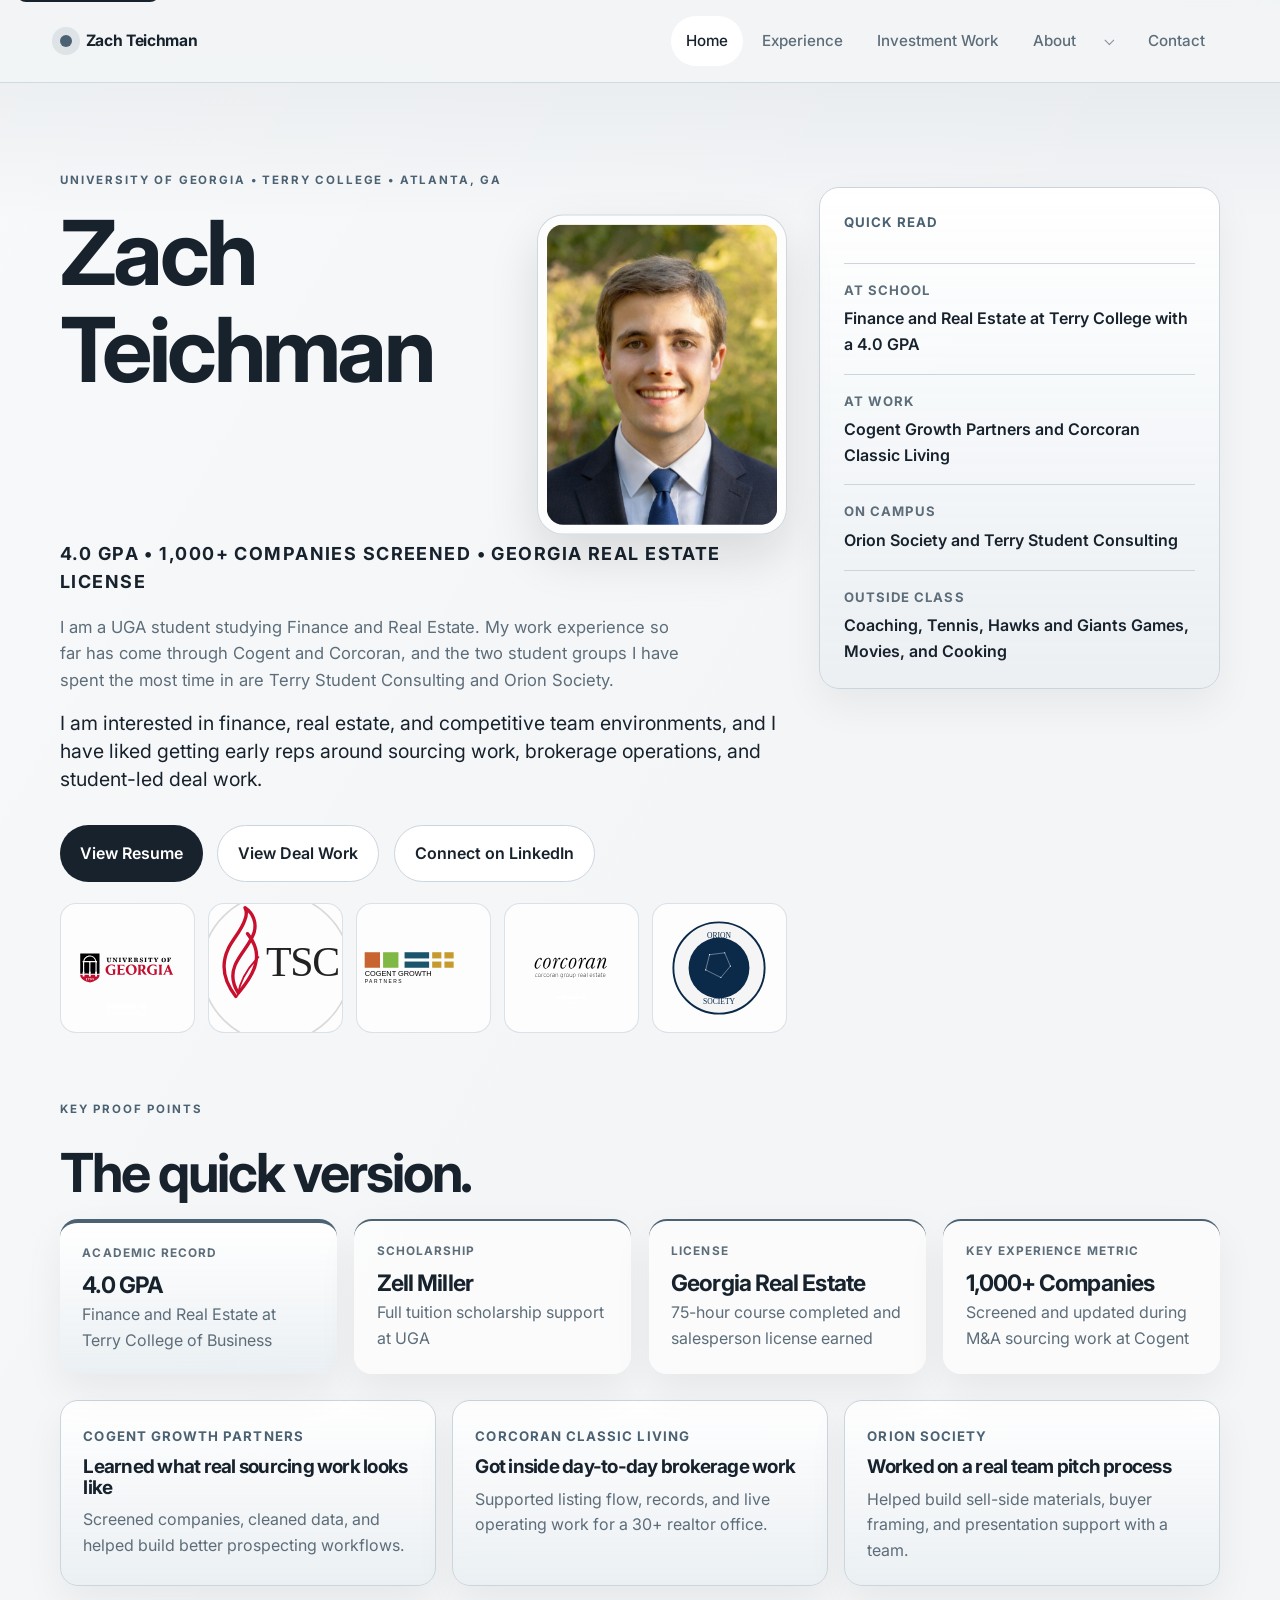
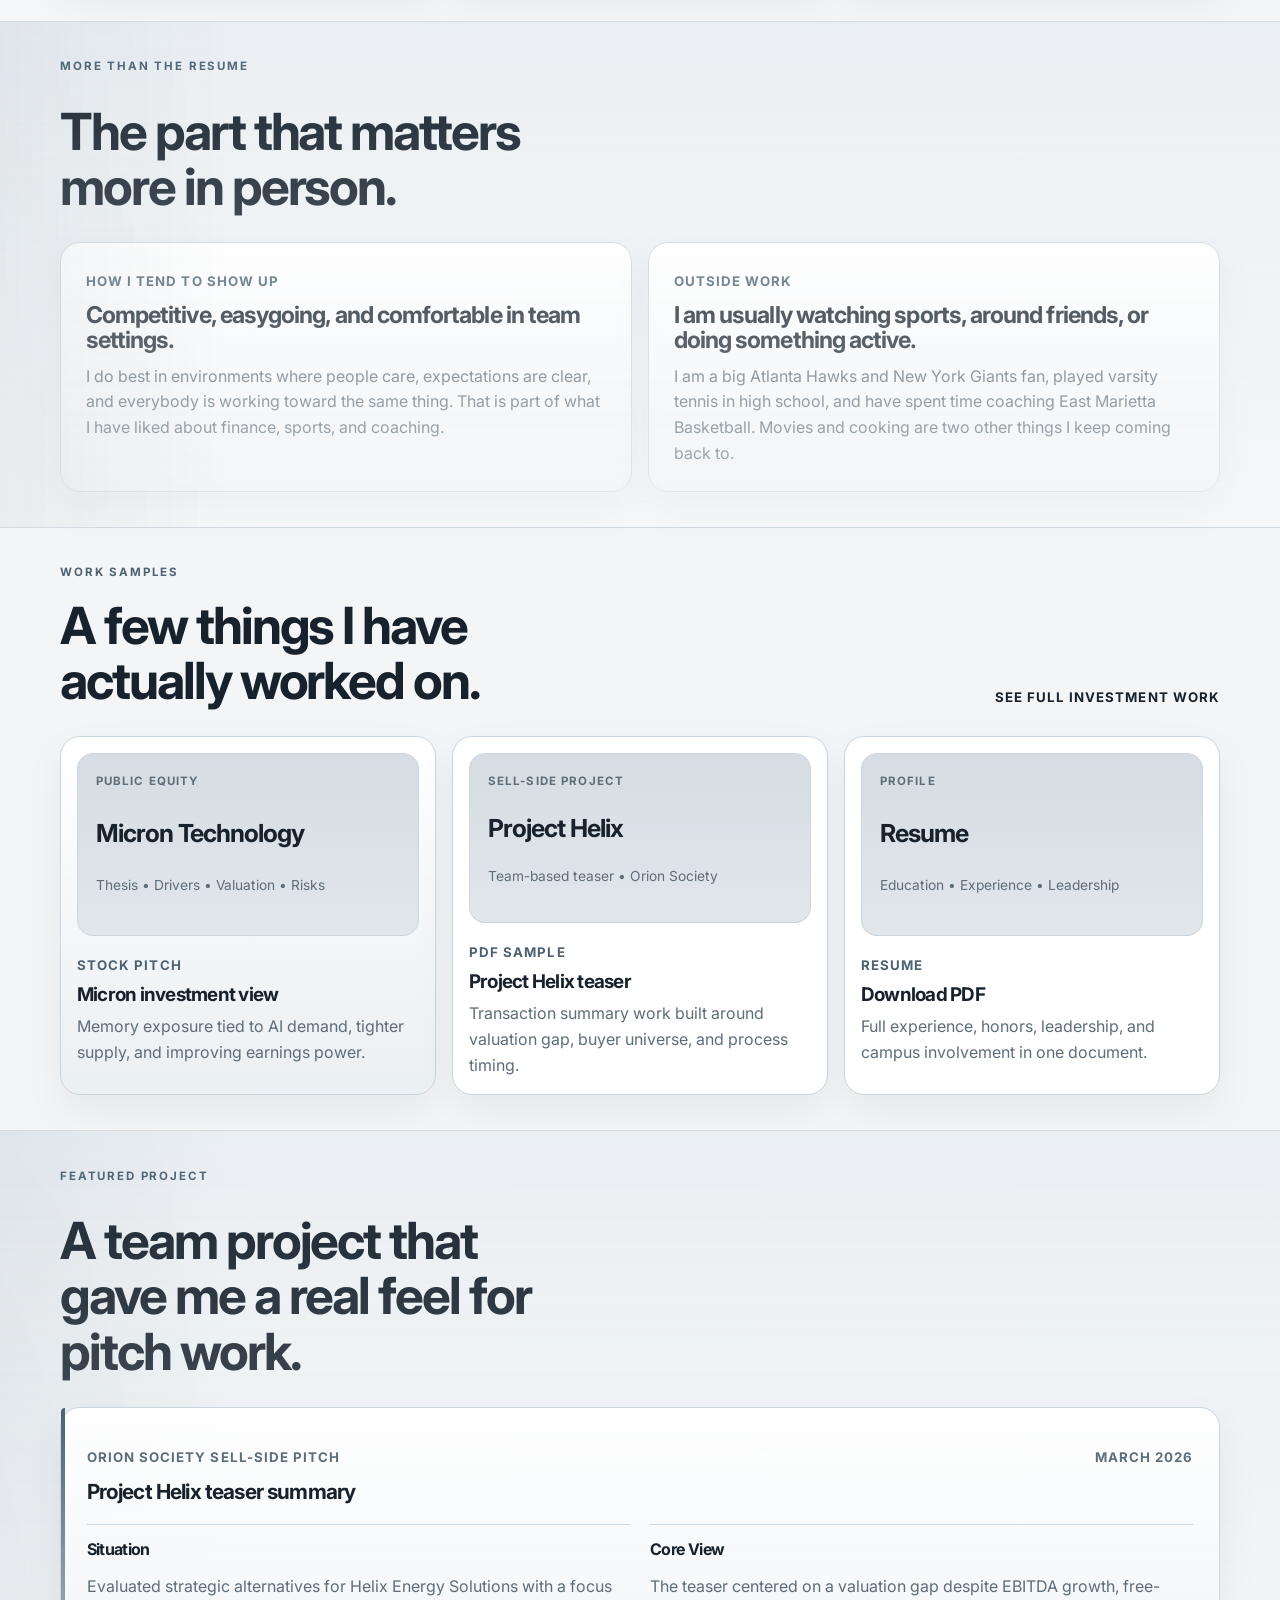
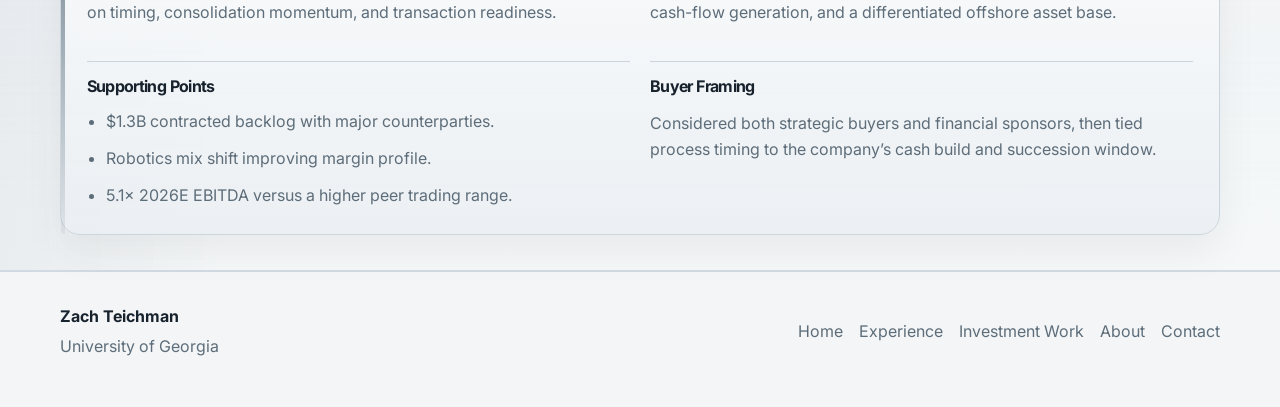
<file: index.html>
<!DOCTYPE html>
<html lang="en">
  <head>
    <meta charset="UTF-8" />
    <meta name="viewport" content="width=device-width, initial-scale=1.0" />
    <title>Zach Teichman</title>
    <meta
      name="description"
      content="Personal website for Zach Teichman, a University of Georgia student studying finance and real estate with experience across M&A sourcing, real estate, and student-led deal work."
    />
    <link rel="preconnect" href="https://fonts.googleapis.com" />
    <link rel="preconnect" href="https://fonts.gstatic.com" crossorigin />
    <link
      href="https://fonts.googleapis.com/css2?family=Inter:wght@400;500;600;700;800&display=swap"
      rel="stylesheet"
    />
    <link rel="stylesheet" href="styles.css" />
    <script defer src="script.js"></script>
  </head>
  <body data-page="home">
    <a class="skip-link" href="#main">Skip to content</a>
    <header class="site-header">
      <div class="container header-inner">
        <a class="brand" href="index.html" aria-label="Zach Teichman home">
          <span class="brand-mark"></span>
          <span class="brand-text">
            <strong>Zach Teichman</strong>
          </span>
        </a>
        <button
          class="nav-toggle"
          type="button"
          aria-expanded="false"
          aria-controls="site-nav"
          aria-label="Open navigation"
        >
          <span></span>
          <span></span>
        </button>
        <nav class="site-nav" id="site-nav" aria-label="Primary">
          <a href="index.html">Home</a>
          <a href="experience.html">Experience</a>
          <a href="investment-work.html">Investment Work</a>
          <div class="nav-group">
            <div class="nav-parent-row">
              <a href="about.html" class="nav-parent">About</a>
              <button class="nav-subtoggle" type="button" aria-expanded="false" aria-label="Open about pages"></button>
            </div>
            <div class="nav-dropdown" aria-label="About sections">
              <a href="sports.html">Sports</a>
              <a href="tennis.html">Tennis</a>
              <a href="coaching.html">Coaching</a>
              <a href="buffalo-chicken.html">Buffalo Chicken</a>
            </div>
          </div>
          <a href="contact.html">Contact</a>
        </nav>
      </div>
    </header>

    <main id="main">
      <section class="hero reveal-section">
        <div class="container hero-grid">
          <div class="hero-copy">
            <p class="eyebrow">University of Georgia • Terry College • Atlanta, GA</p>
            <div class="hero-name-row">
              <h1>Zach Teichman</h1>
              <img
                class="headshot-image hero-headshot"
                src="headshot.jpg"
                alt="Portrait of Zach Teichman"
              />
              <div class="headshot-placeholder hero-headshot-placeholder">
                Add your image as <strong>headshot.jpg</strong> in this folder.
              </div>
            </div>
            <p class="hero-title">4.0 GPA • 1,000+ Companies Screened • Georgia Real Estate License</p>
            <p class="hero-subtitle">
              I am a UGA student studying Finance and Real Estate. My work
              experience so far has come through Cogent and Corcoran, and the two
              student groups I have spent the most time in are Terry Student
              Consulting and Orion Society.
            </p>
            <p class="hero-value">
              I am interested in finance, real estate, and competitive team
              environments, and I have liked getting early reps around sourcing
              work, brokerage operations, and student-led deal work.
            </p>
            <div class="hero-actions">
              <a class="button button-primary" href="ZachTeichman_Resume.pdf" target="_blank" rel="noreferrer"
                >View Resume</a
              >
              <a class="button button-secondary" href="investment-work.html">View Deal Work</a>
              <a
                class="button button-secondary"
                href="https://www.linkedin.com/in/zachteichman/"
                target="_blank"
                rel="noreferrer"
                >Connect on LinkedIn</a
              >
            </div>
            <div class="logo-strip" aria-label="Organizations">
              <div class="logo-chip logo-chip-image">
                <img src="assets/logos/uga.svg" alt="University of Georgia logo" class="logo-image logo-image-uga" />
              </div>
              <div class="logo-chip logo-chip-image">
                <img src="assets/logos/terry-student-consulting.svg" alt="Terry Student Consulting logo" class="logo-image logo-image-tsc" />
              </div>
              <div class="logo-chip logo-chip-image">
                <img src="assets/logos/cogent-growth-partners.svg" alt="Cogent Growth Partners logo" class="logo-image logo-image-cogent" />
              </div>
              <div class="logo-chip logo-chip-image">
                <img src="assets/logos/corcoran.svg" alt="Corcoran logo" class="logo-image logo-image-corcoran" />
              </div>
              <div class="logo-chip logo-chip-image">
                <img src="assets/logos/orion-society.svg" alt="Orion Society logo" class="logo-image logo-image-orion" />
              </div>
            </div>
          </div>
          <aside class="hero-panel">
            <div class="snapshot-shell">
              <div class="panel-label">Quick Read</div>
              <dl class="metric-list">
                <div>
                  <dt>At School</dt>
                  <dd>Finance and Real Estate at Terry College with a 4.0 GPA</dd>
                </div>
                <div>
                  <dt>At Work</dt>
                  <dd>Cogent Growth Partners and Corcoran Classic Living</dd>
                </div>
                <div>
                  <dt>On Campus</dt>
                  <dd>Orion Society and Terry Student Consulting</dd>
                </div>
                <div>
                  <dt>Outside Class</dt>
                  <dd>Coaching, Tennis, Hawks and Giants Games, Movies, and Cooking</dd>
                </div>
              </dl>
            </div>
          </aside>
        </div>
      </section>

      <section class="section reveal-section">
        <div class="container">
          <div class="proof-headline">
            <p class="eyebrow">Key Proof Points</p>
            <h2>The quick version.</h2>
          </div>
          <div class="proof-strip proof-strip-prominent">
            <div class="proof-item proof-item-feature">
              <span>Academic Record</span>
              <strong>4.0 GPA</strong>
              <p>Finance and Real Estate at Terry College of Business</p>
            </div>
            <div class="proof-item">
              <span>Scholarship</span>
              <strong>Zell Miller</strong>
              <p>Full tuition scholarship support at UGA</p>
            </div>
            <div class="proof-item">
              <span>License</span>
              <strong>Georgia Real Estate</strong>
              <p>75-hour course completed and salesperson license earned</p>
            </div>
            <div class="proof-item">
              <span>Key Experience Metric</span>
              <strong>1,000+ Companies</strong>
              <p>Screened and updated during M&amp;A sourcing work at Cogent</p>
            </div>
          </div>
          <div class="experience-strip">
            <article class="experience-strip-card">
              <span class="info-kicker">Cogent Growth Partners</span>
              <h3>Learned what real sourcing work looks like</h3>
              <p>Screened companies, cleaned data, and helped build better prospecting workflows.</p>
            </article>
            <article class="experience-strip-card">
              <span class="info-kicker">Corcoran Classic Living</span>
              <h3>Got inside day-to-day brokerage work</h3>
              <p>Supported listing flow, records, and live operating work for a 30+ realtor office.</p>
            </article>
            <article class="experience-strip-card">
              <span class="info-kicker">Orion Society</span>
              <h3>Worked on a real team pitch process</h3>
              <p>Helped build sell-side materials, buyer framing, and presentation support with a team.</p>
            </article>
          </div>
        </div>
      </section>

      <section class="section section-alt reveal-section">
        <div class="container">
          <div class="section-heading">
            <p class="eyebrow">More Than The Resume</p>
            <h2>The part that matters more in person.</h2>
          </div>
          <div class="personality-grid">
            <article class="personality-card">
              <span class="info-kicker">How I Tend To Show Up</span>
              <h3>Competitive, easygoing, and comfortable in team settings.</h3>
              <p>
                I do best in environments where people care, expectations are
                clear, and everybody is working toward the same thing. That is part
                of what I have liked about finance, sports, and coaching.
              </p>
            </article>
            <article class="personality-card">
              <span class="info-kicker">Outside Work</span>
              <h3>I am usually watching sports, around friends, or doing something active.</h3>
              <p>
                I am a big Atlanta Hawks and New York Giants fan, played varsity
                tennis in high school, and have spent time coaching East Marietta
                Basketball. Movies and cooking are two other things I keep coming
                back to.
              </p>
            </article>
          </div>
        </div>
      </section>

      <section class="section reveal-section">
        <div class="container">
          <div class="section-heading section-heading-inline">
            <div>
              <p class="eyebrow">Work Samples</p>
              <h2>A few things I have actually worked on.</h2>
            </div>
            <a class="text-link" href="investment-work.html">See full investment work</a>
          </div>
          <div class="sample-grid">
            <a class="sample-card sample-card-primary" href="investment-work.html">
              <div class="sample-thumb">
                <span>PUBLIC EQUITY</span>
                <strong>Micron Technology</strong>
                <small>Thesis • Drivers • Valuation • Risks</small>
              </div>
              <div class="sample-body">
                <span class="info-kicker">Stock Pitch</span>
                <h3>Micron investment view</h3>
                <p>Memory exposure tied to AI demand, tighter supply, and improving earnings power.</p>
              </div>
            </a>
            <a class="sample-card" href="ProjectHelix_OrionSociety.pdf" target="_blank" rel="noreferrer">
              <div class="sample-thumb">
                <span>SELL-SIDE PROJECT</span>
                <strong>Project Helix</strong>
                <small>Team-based teaser • Orion Society</small>
              </div>
              <div class="sample-body">
                <span class="info-kicker">PDF Sample</span>
                <h3>Project Helix teaser</h3>
                <p>Transaction summary work built around valuation gap, buyer universe, and process timing.</p>
              </div>
            </a>
            <a class="sample-card" href="ZachTeichman_Resume.pdf" target="_blank" rel="noreferrer">
              <div class="sample-thumb">
                <span>PROFILE</span>
                <strong>Resume</strong>
                <small>Education • Experience • Leadership</small>
              </div>
              <div class="sample-body">
                <span class="info-kicker">Resume</span>
                <h3>Download PDF</h3>
                <p>Full experience, honors, leadership, and campus involvement in one document.</p>
              </div>
            </a>
          </div>
        </div>
      </section>

      <section class="section section-alt reveal-section">
        <div class="container">
          <div class="section-heading">
            <p class="eyebrow">Featured Project</p>
            <h2>A team project that gave me a real feel for pitch work.</h2>
          </div>
          <article class="analysis-card feature-project-card">
            <div class="analysis-header">
              <div>
                <p class="info-kicker">Orion Society Sell-Side Pitch</p>
                <h2>Project Helix teaser summary</h2>
              </div>
              <p class="role-meta">March 2026</p>
            </div>
            <div class="analysis-grid">
              <section>
                <h3>Situation</h3>
                <p>
                  Evaluated strategic alternatives for Helix Energy Solutions with a
                  focus on timing, consolidation momentum, and transaction readiness.
                </p>
              </section>
              <section>
                <h3>Core View</h3>
                <p>
                  The teaser centered on a valuation gap despite EBITDA growth,
                  free-cash-flow generation, and a differentiated offshore asset base.
                </p>
              </section>
              <section>
                <h3>Supporting Points</h3>
                <ul class="bullet-list compact">
                  <li>$1.3B contracted backlog with major counterparties.</li>
                  <li>Robotics mix shift improving margin profile.</li>
                  <li>5.1x 2026E EBITDA versus a higher peer trading range.</li>
                </ul>
              </section>
              <section>
                <h3>Buyer Framing</h3>
                <p>
                  Considered both strategic buyers and financial sponsors, then tied
                  process timing to the company’s cash build and succession window.
                </p>
              </section>
            </div>
          </article>
        </div>
      </section>
    </main>

    <footer class="site-footer">
      <div class="container footer-inner">
        <div>
          <strong>Zach Teichman</strong>
          <p>University of Georgia</p>
        </div>
        <div class="footer-links">
          <a href="index.html">Home</a>
          <a href="experience.html">Experience</a>
          <a href="investment-work.html">Investment Work</a>
          <a href="about.html">About</a>
          <a href="contact.html">Contact</a>
        </div>
      </div>
    </footer>
  </body>
</html>
</file>
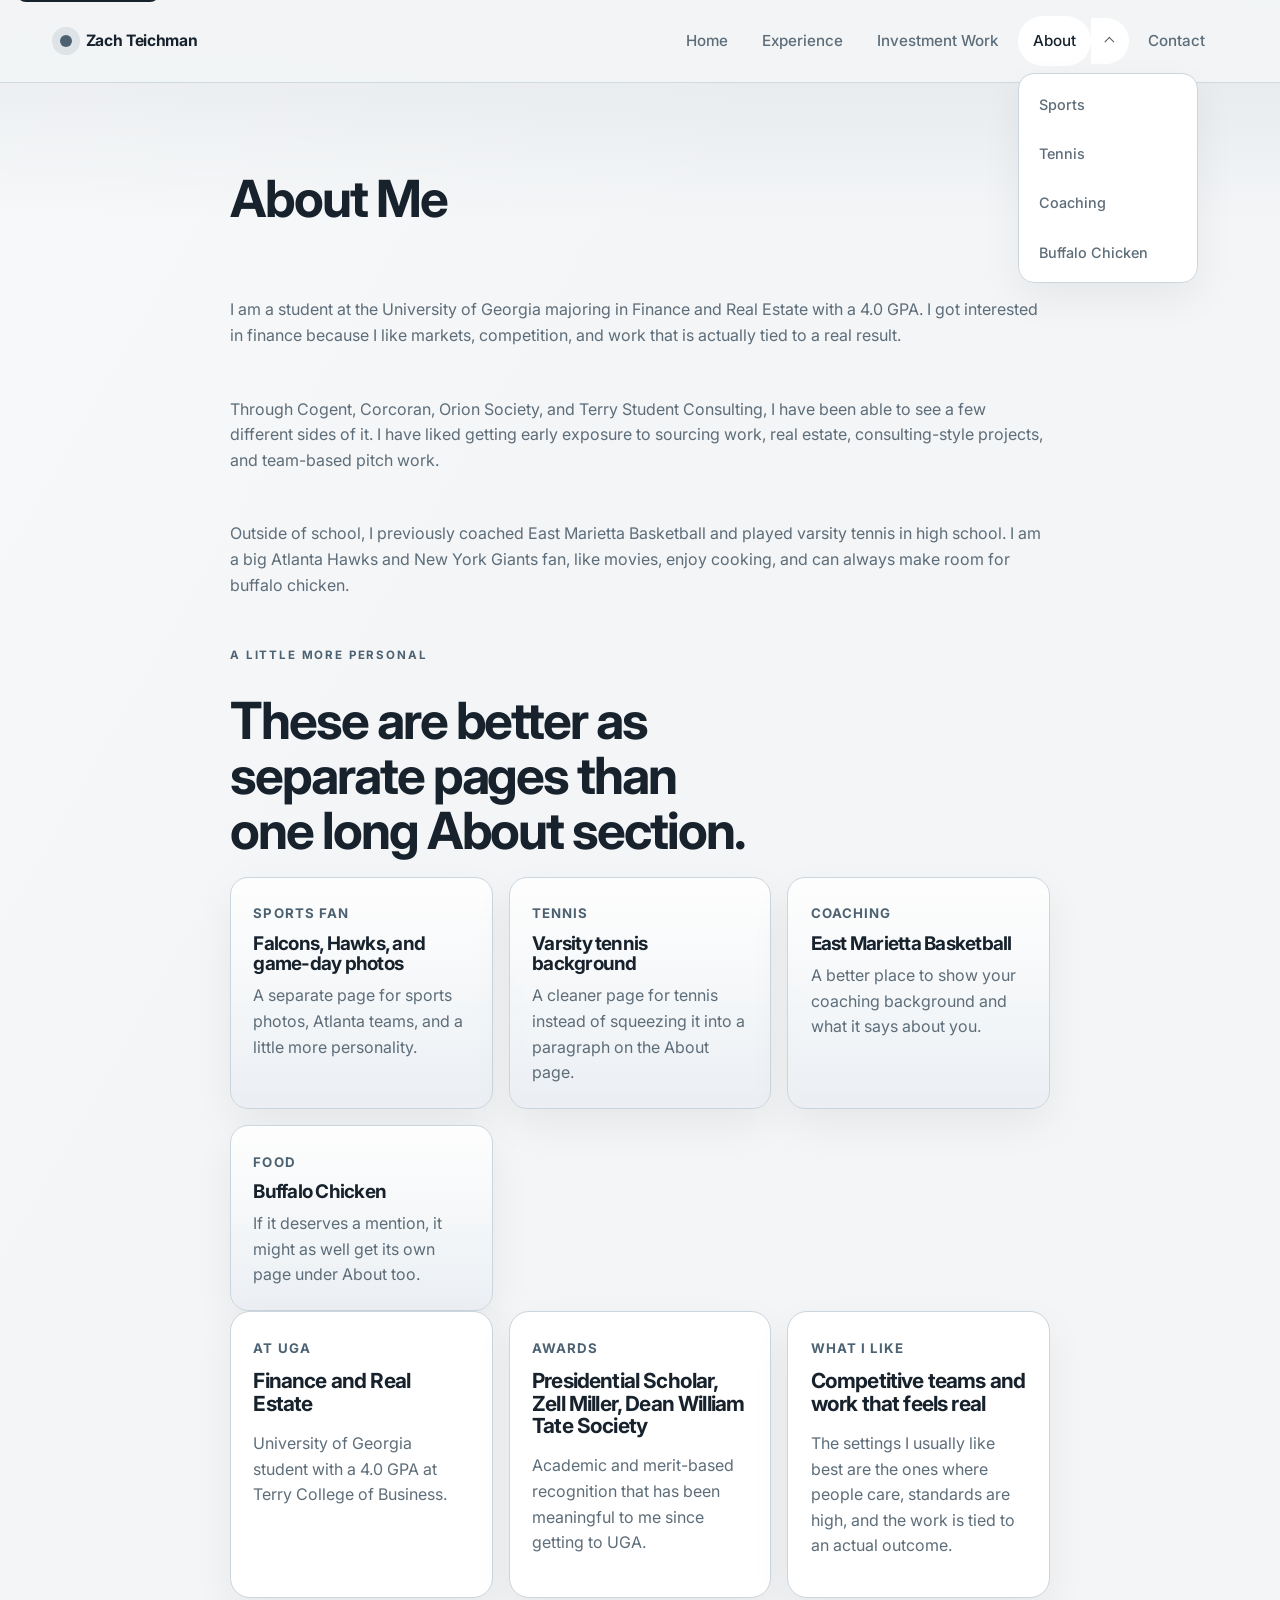
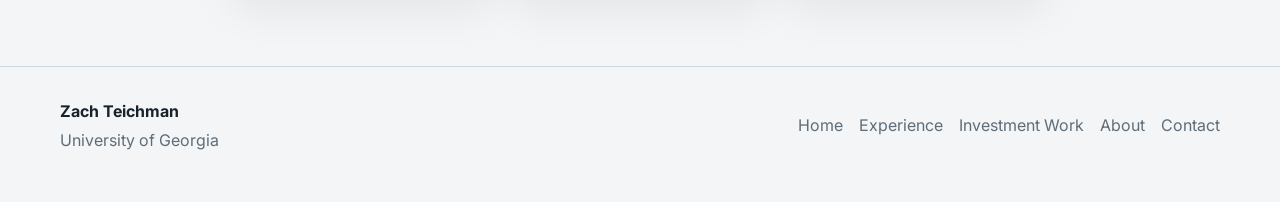
<file: about.html>
<!DOCTYPE html>
<html lang="en">
  <head>
    <meta charset="UTF-8" />
    <meta name="viewport" content="width=device-width, initial-scale=1.0" />
    <title>About | Zach Teichman</title>
    <meta
      name="description"
      content="About Zach Teichman, a University of Georgia student studying finance and real estate with interests in investing, deal work, sports, and coaching."
    />
    <link rel="preconnect" href="https://fonts.googleapis.com" />
    <link rel="preconnect" href="https://fonts.gstatic.com" crossorigin />
    <link
      href="https://fonts.googleapis.com/css2?family=Inter:wght@400;500;600;700;800&display=swap"
      rel="stylesheet"
    />
    <link rel="stylesheet" href="styles.css" />
    <script defer src="script.js"></script>
  </head>
  <body data-page="about">
    <a class="skip-link" href="#main">Skip to content</a>
    <header class="site-header">
      <div class="container header-inner">
        <a class="brand" href="index.html" aria-label="Zach Teichman home">
          <span class="brand-mark"></span>
          <span class="brand-text">
            <strong>Zach Teichman</strong>
          </span>
        </a>
        <button
          class="nav-toggle"
          type="button"
          aria-expanded="false"
          aria-controls="site-nav"
          aria-label="Open navigation"
        >
          <span></span>
          <span></span>
        </button>
        <nav class="site-nav" id="site-nav" aria-label="Primary">
          <a href="index.html">Home</a>
          <a href="experience.html">Experience</a>
          <a href="investment-work.html">Investment Work</a>
          <div class="nav-group">
            <div class="nav-parent-row">
              <a href="about.html" class="nav-parent">About</a>
              <button class="nav-subtoggle" type="button" aria-expanded="false" aria-label="Open about pages"></button>
            </div>
            <div class="nav-dropdown" aria-label="About sections">
              <a href="sports.html">Sports</a>
              <a href="tennis.html">Tennis</a>
              <a href="coaching.html">Coaching</a>
              <a href="buffalo-chicken.html">Buffalo Chicken</a>
            </div>
          </div>
          <a href="contact.html">Contact</a>
        </nav>
      </div>
    </header>

    <main id="main" class="page-main">
      <section class="page-hero">
        <div class="container narrow">
          <h1>About Me</h1>
        </div>
      </section>

      <section class="section">
        <div class="container narrow">
          <div class="body-copy">
            <p>
              I am a student at the University of Georgia majoring in Finance and
              Real Estate with a 4.0 GPA. I got interested in finance because I
              like markets, competition, and work that is actually tied to a real
              result.
            </p>
            <p>
              Through Cogent, Corcoran, Orion Society, and Terry Student
              Consulting, I have been able to see a few different sides of it. I
              have liked getting early exposure to sourcing work, real estate,
              consulting-style projects, and team-based pitch work.
            </p>
            <p>
              Outside of school, I previously coached East Marietta Basketball and
              played varsity tennis in high school. I am a big Atlanta Hawks and
              New York Giants fan, like movies, enjoy cooking, and can always make
              room for buffalo chicken.
            </p>
          </div>

          <section class="interest-links">
            <div class="section-heading compact-heading">
              <p class="eyebrow">A Little More Personal</p>
              <h2>These are better as separate pages than one long About section.</h2>
            </div>
            <div class="interest-link-grid">
              <a class="interest-link-card" href="sports.html">
                <span class="info-kicker">Sports Fan</span>
                <h3>Falcons, Hawks, and game-day photos</h3>
                <p>A separate page for sports photos, Atlanta teams, and a little more personality.</p>
              </a>
              <a class="interest-link-card" href="tennis.html">
                <span class="info-kicker">Tennis</span>
                <h3>Varsity tennis background</h3>
                <p>A cleaner page for tennis instead of squeezing it into a paragraph on the About page.</p>
              </a>
              <a class="interest-link-card" href="coaching.html">
                <span class="info-kicker">Coaching</span>
                <h3>East Marietta Basketball</h3>
                <p>A better place to show your coaching background and what it says about you.</p>
              </a>
              <a class="interest-link-card" href="buffalo-chicken.html">
                <span class="info-kicker">Food</span>
                <h3>Buffalo Chicken</h3>
                <p>If it deserves a mention, it might as well get its own page under About too.</p>
              </a>
            </div>
          </section>

          <div class="detail-grid">
            <article class="info-card">
              <span class="info-kicker">At UGA</span>
              <h3>Finance and Real Estate</h3>
              <p>University of Georgia student with a 4.0 GPA at Terry College of Business.</p>
            </article>
            <article class="info-card">
              <span class="info-kicker">Awards</span>
              <h3>Presidential Scholar, Zell Miller, Dean William Tate Society</h3>
              <p>Academic and merit-based recognition that has been meaningful to me since getting to UGA.</p>
            </article>
            <article class="info-card">
              <span class="info-kicker">What I Like</span>
              <h3>Competitive teams and work that feels real</h3>
              <p>The settings I usually like best are the ones where people care, standards are high, and the work is tied to an actual outcome.</p>
            </article>
          </div>
        </div>
      </section>
    </main>

    <footer class="site-footer">
      <div class="container footer-inner">
        <div>
          <strong>Zach Teichman</strong>
          <p>University of Georgia</p>
        </div>
        <div class="footer-links">
          <a href="index.html">Home</a>
          <a href="experience.html">Experience</a>
          <a href="investment-work.html">Investment Work</a>
          <a href="about.html">About</a>
          <a href="contact.html">Contact</a>
        </div>
      </div>
    </footer>
  </body>
</html>
</file>
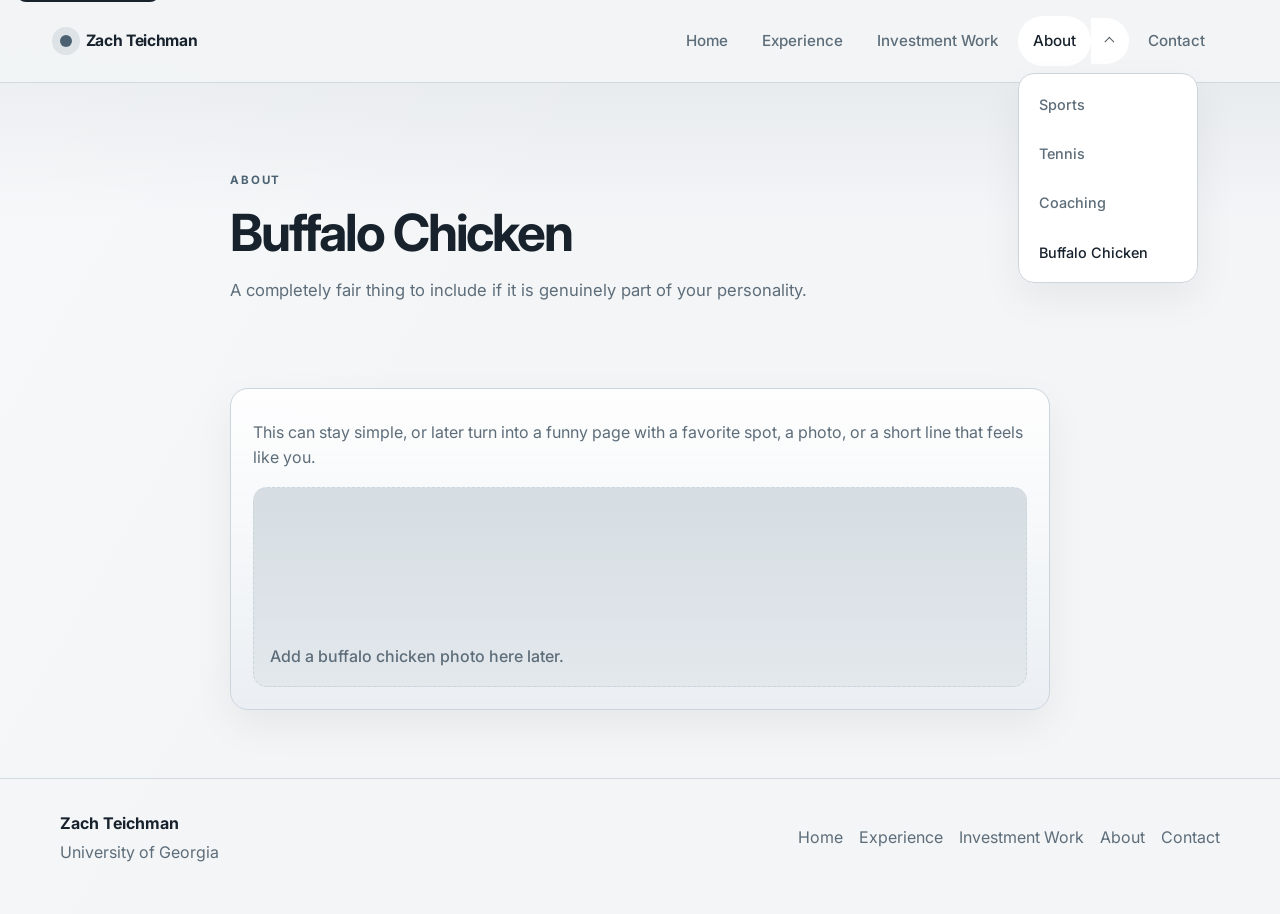
<file: buffalo-chicken.html>
<!DOCTYPE html>
<html lang="en">
  <head>
    <meta charset="UTF-8" />
    <meta name="viewport" content="width=device-width, initial-scale=1.0" />
    <title>Buffalo Chicken | Zach Teichman</title>
    <meta
      name="description"
      content="Buffalo chicken page for Zach Teichman."
    />
    <link rel="preconnect" href="https://fonts.googleapis.com" />
    <link rel="preconnect" href="https://fonts.gstatic.com" crossorigin />
    <link
      href="https://fonts.googleapis.com/css2?family=Inter:wght@400;500;600;700;800&display=swap"
      rel="stylesheet"
    />
    <link rel="stylesheet" href="styles.css" />
    <script defer src="script.js"></script>
  </head>
  <body data-page="buffalo-chicken">
    <a class="skip-link" href="#main">Skip to content</a>
    <header class="site-header">
      <div class="container header-inner">
        <a class="brand" href="index.html" aria-label="Zach Teichman home">
          <span class="brand-mark"></span>
          <span class="brand-text">
            <strong>Zach Teichman</strong>
          </span>
        </a>
        <button
          class="nav-toggle"
          type="button"
          aria-expanded="false"
          aria-controls="site-nav"
          aria-label="Open navigation"
        >
          <span></span>
          <span></span>
        </button>
        <nav class="site-nav" id="site-nav" aria-label="Primary">
          <a href="index.html">Home</a>
          <a href="experience.html">Experience</a>
          <a href="investment-work.html">Investment Work</a>
          <div class="nav-group">
            <div class="nav-parent-row">
              <a href="about.html" class="nav-parent">About</a>
              <button class="nav-subtoggle" type="button" aria-expanded="false" aria-label="Open about pages"></button>
            </div>
            <div class="nav-dropdown" aria-label="About sections">
              <a href="sports.html">Sports</a>
              <a href="tennis.html">Tennis</a>
              <a href="coaching.html">Coaching</a>
              <a href="buffalo-chicken.html">Buffalo Chicken</a>
            </div>
          </div>
          <a href="contact.html">Contact</a>
        </nav>
      </div>
    </header>

    <main id="main" class="page-main">
      <section class="page-hero">
        <div class="container narrow">
          <p class="eyebrow">About</p>
          <h1>Buffalo Chicken</h1>
          <p class="page-intro">
            A completely fair thing to include if it is genuinely part of your personality.
          </p>
        </div>
      </section>

      <section class="section">
        <div class="container narrow">
          <div class="photo-story-card">
            <p>
              This can stay simple, or later turn into a funny page with a favorite
              spot, a photo, or a short line that feels like you.
            </p>
            <div class="interest-photo-placeholder">
              Add a buffalo chicken photo here later.
            </div>
          </div>
        </div>
      </section>
    </main>

    <footer class="site-footer">
      <div class="container footer-inner">
        <div>
          <strong>Zach Teichman</strong>
          <p>University of Georgia</p>
        </div>
        <div class="footer-links">
          <a href="index.html">Home</a>
          <a href="experience.html">Experience</a>
          <a href="investment-work.html">Investment Work</a>
          <a href="about.html">About</a>
          <a href="contact.html">Contact</a>
        </div>
      </div>
    </footer>
  </body>
</html>
</file>
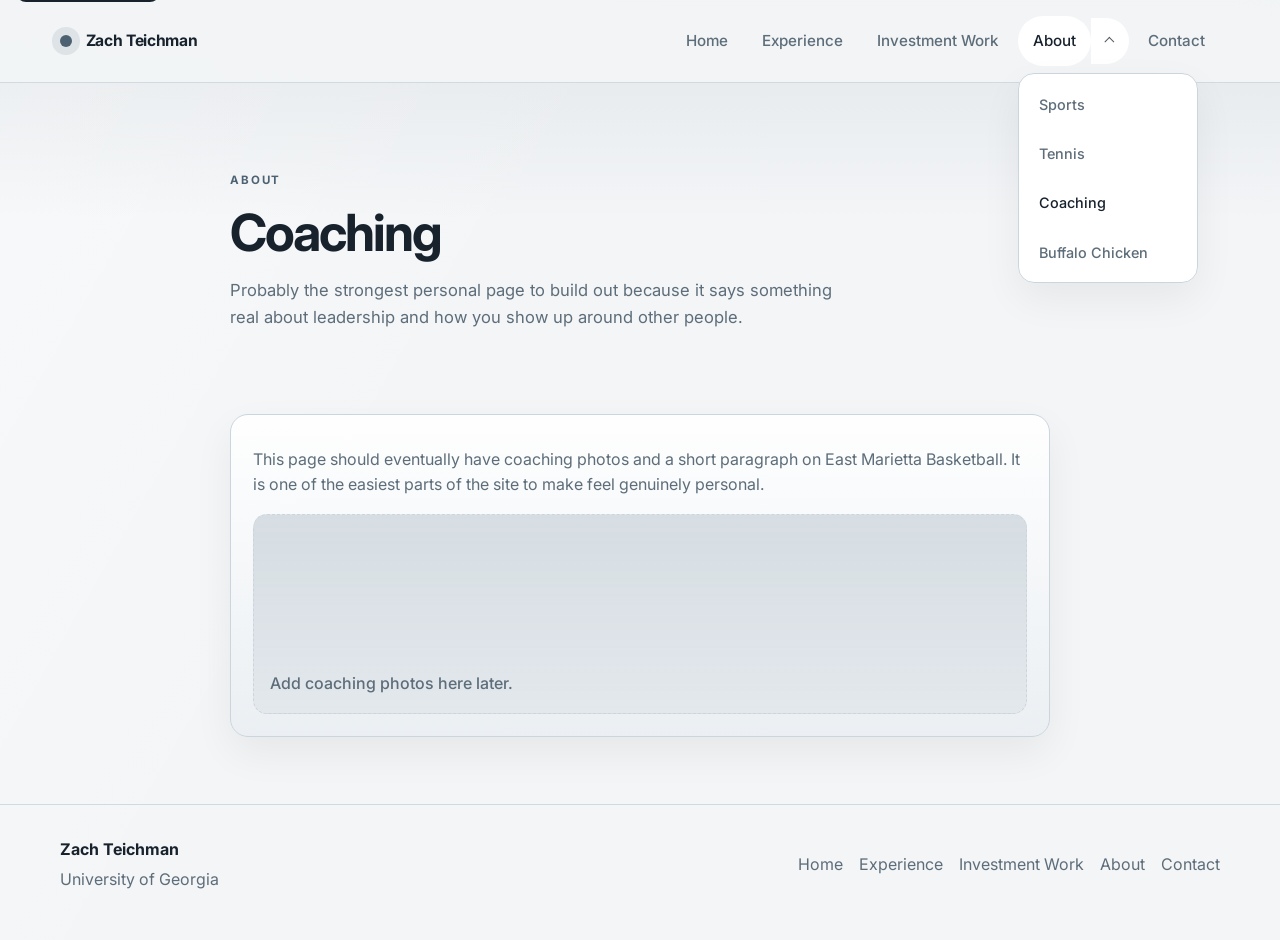
<file: coaching.html>
<!DOCTYPE html>
<html lang="en">
  <head>
    <meta charset="UTF-8" />
    <meta name="viewport" content="width=device-width, initial-scale=1.0" />
    <title>Coaching | Zach Teichman</title>
    <meta
      name="description"
      content="Coaching page for Zach Teichman covering East Marietta Basketball and related photos."
    />
    <link rel="preconnect" href="https://fonts.googleapis.com" />
    <link rel="preconnect" href="https://fonts.gstatic.com" crossorigin />
    <link
      href="https://fonts.googleapis.com/css2?family=Inter:wght@400;500;600;700;800&display=swap"
      rel="stylesheet"
    />
    <link rel="stylesheet" href="styles.css" />
    <script defer src="script.js"></script>
  </head>
  <body data-page="coaching">
    <a class="skip-link" href="#main">Skip to content</a>
    <header class="site-header">
      <div class="container header-inner">
        <a class="brand" href="index.html" aria-label="Zach Teichman home">
          <span class="brand-mark"></span>
          <span class="brand-text">
            <strong>Zach Teichman</strong>
          </span>
        </a>
        <button
          class="nav-toggle"
          type="button"
          aria-expanded="false"
          aria-controls="site-nav"
          aria-label="Open navigation"
        >
          <span></span>
          <span></span>
        </button>
        <nav class="site-nav" id="site-nav" aria-label="Primary">
          <a href="index.html">Home</a>
          <a href="experience.html">Experience</a>
          <a href="investment-work.html">Investment Work</a>
          <div class="nav-group">
            <div class="nav-parent-row">
              <a href="about.html" class="nav-parent">About</a>
              <button class="nav-subtoggle" type="button" aria-expanded="false" aria-label="Open about pages"></button>
            </div>
            <div class="nav-dropdown" aria-label="About sections">
              <a href="sports.html">Sports</a>
              <a href="tennis.html">Tennis</a>
              <a href="coaching.html">Coaching</a>
              <a href="buffalo-chicken.html">Buffalo Chicken</a>
            </div>
          </div>
          <a href="contact.html">Contact</a>
        </nav>
      </div>
    </header>

    <main id="main" class="page-main">
      <section class="page-hero">
        <div class="container narrow">
          <p class="eyebrow">About</p>
          <h1>Coaching</h1>
          <p class="page-intro">
            Probably the strongest personal page to build out because it says
            something real about leadership and how you show up around other people.
          </p>
        </div>
      </section>

      <section class="section">
        <div class="container narrow">
          <div class="photo-story-card">
            <p>
              This page should eventually have coaching photos and a short paragraph
              on East Marietta Basketball. It is one of the easiest parts of the
              site to make feel genuinely personal.
            </p>
            <div class="interest-photo-placeholder">
              Add coaching photos here later.
            </div>
          </div>
        </div>
      </section>
    </main>

    <footer class="site-footer">
      <div class="container footer-inner">
        <div>
          <strong>Zach Teichman</strong>
          <p>University of Georgia</p>
        </div>
        <div class="footer-links">
          <a href="index.html">Home</a>
          <a href="experience.html">Experience</a>
          <a href="investment-work.html">Investment Work</a>
          <a href="about.html">About</a>
          <a href="contact.html">Contact</a>
        </div>
      </div>
    </footer>
  </body>
</html>
</file>
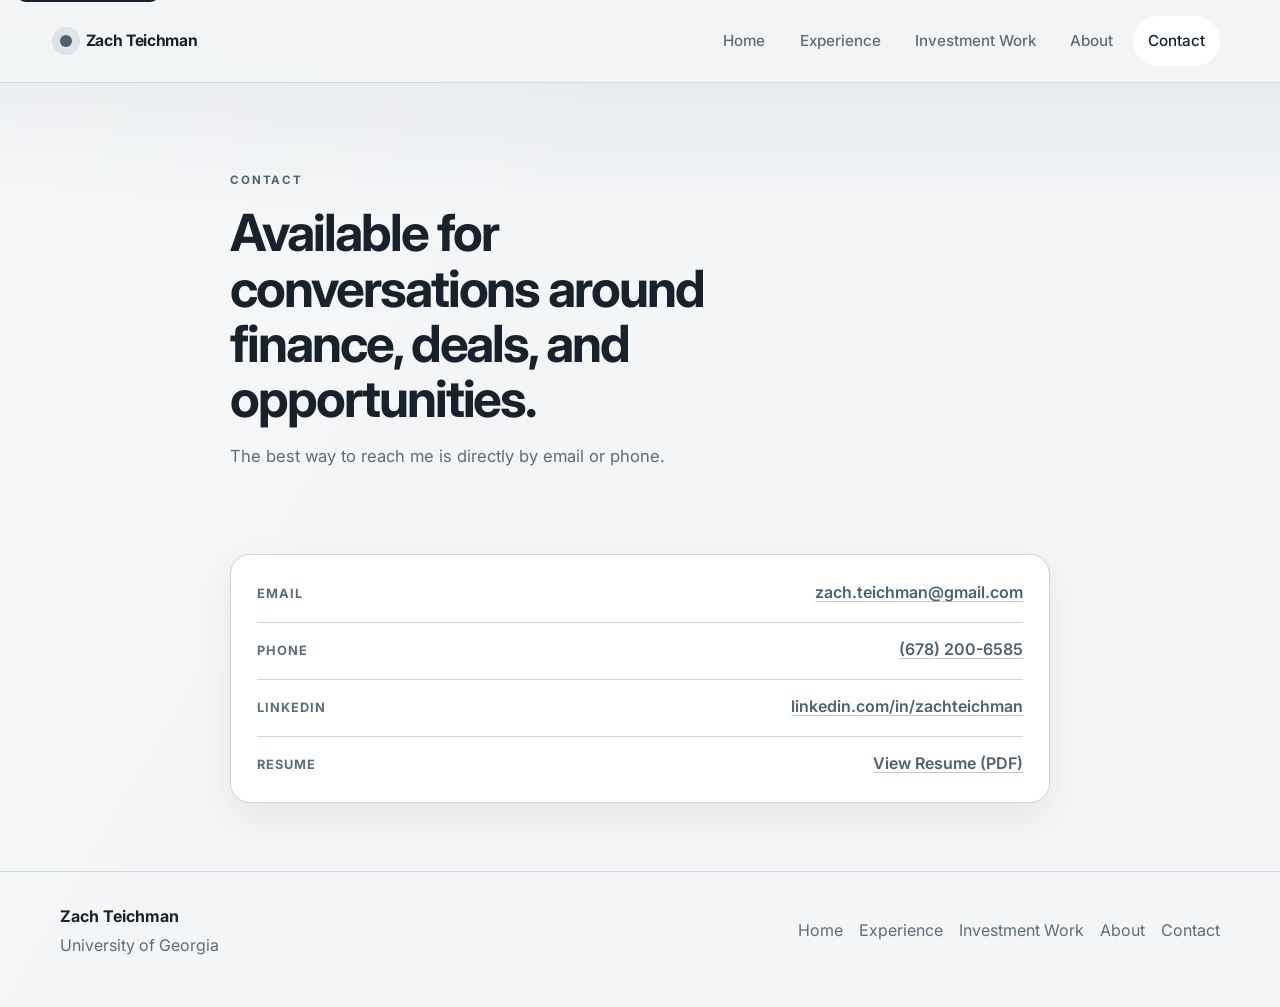
<file: contact.html>
<!DOCTYPE html>
<html lang="en">
  <head>
    <meta charset="UTF-8" />
    <meta name="viewport" content="width=device-width, initial-scale=1.0" />
    <title>Contact | Zach Teichman</title>
    <meta
      name="description"
      content="Contact details for Zach Teichman."
    />
    <link rel="preconnect" href="https://fonts.googleapis.com" />
    <link rel="preconnect" href="https://fonts.gstatic.com" crossorigin />
    <link
      href="https://fonts.googleapis.com/css2?family=Inter:wght@400;500;600;700;800&display=swap"
      rel="stylesheet"
    />
    <link rel="stylesheet" href="styles.css" />
    <script defer src="script.js"></script>
  </head>
  <body data-page="contact">
    <a class="skip-link" href="#main">Skip to content</a>
    <header class="site-header">
      <div class="container header-inner">
        <a class="brand" href="index.html" aria-label="Zach Teichman home">
          <span class="brand-mark"></span>
          <span class="brand-text">
            <strong>Zach Teichman</strong>
          </span>
        </a>
        <button
          class="nav-toggle"
          type="button"
          aria-expanded="false"
          aria-controls="site-nav"
          aria-label="Open navigation"
        >
          <span></span>
          <span></span>
        </button>
        <nav class="site-nav" id="site-nav" aria-label="Primary">
          <a href="index.html">Home</a>
          <a href="experience.html">Experience</a>
          <a href="investment-work.html">Investment Work</a>
          <a href="about.html">About</a>
          <a href="contact.html">Contact</a>
        </nav>
      </div>
    </header>

    <main id="main" class="page-main">
      <section class="page-hero">
        <div class="container narrow">
          <p class="eyebrow">Contact</p>
          <h1>Available for conversations around finance, deals, and opportunities.</h1>
          <p class="page-intro">
            The best way to reach me is directly by email or phone.
          </p>
        </div>
      </section>

      <section class="section">
        <div class="container narrow">
          <div class="contact-card">
            <div class="contact-row">
              <span>Email</span>
              <a href="mailto:zach.teichman@gmail.com">zach.teichman@gmail.com</a>
            </div>
            <div class="contact-row">
              <span>Phone</span>
              <a href="tel:+16782006585">(678) 200-6585</a>
            </div>
            <div class="contact-row">
              <span>LinkedIn</span>
              <a
                href="https://www.linkedin.com/in/zachteichman/"
                target="_blank"
                rel="noreferrer"
                aria-label="Zach Teichman LinkedIn profile"
                >linkedin.com/in/zachteichman</a
              >
            </div>
            <div class="contact-row">
              <span>Resume</span>
              <a
                href="ZachTeichman_Resume.pdf"
                target="_blank"
                rel="noreferrer"
                aria-label="Zach Teichman resume PDF"
                >View Resume (PDF)</a
              >
            </div>
          </div>
        </div>
      </section>
    </main>

    <footer class="site-footer">
      <div class="container footer-inner">
        <div>
          <strong>Zach Teichman</strong>
          <p>University of Georgia</p>
        </div>
        <div class="footer-links">
          <a href="index.html">Home</a>
          <a href="experience.html">Experience</a>
          <a href="investment-work.html">Investment Work</a>
          <a href="about.html">About</a>
          <a href="contact.html">Contact</a>
        </div>
      </div>
    </footer>
  </body>
</html>
</file>
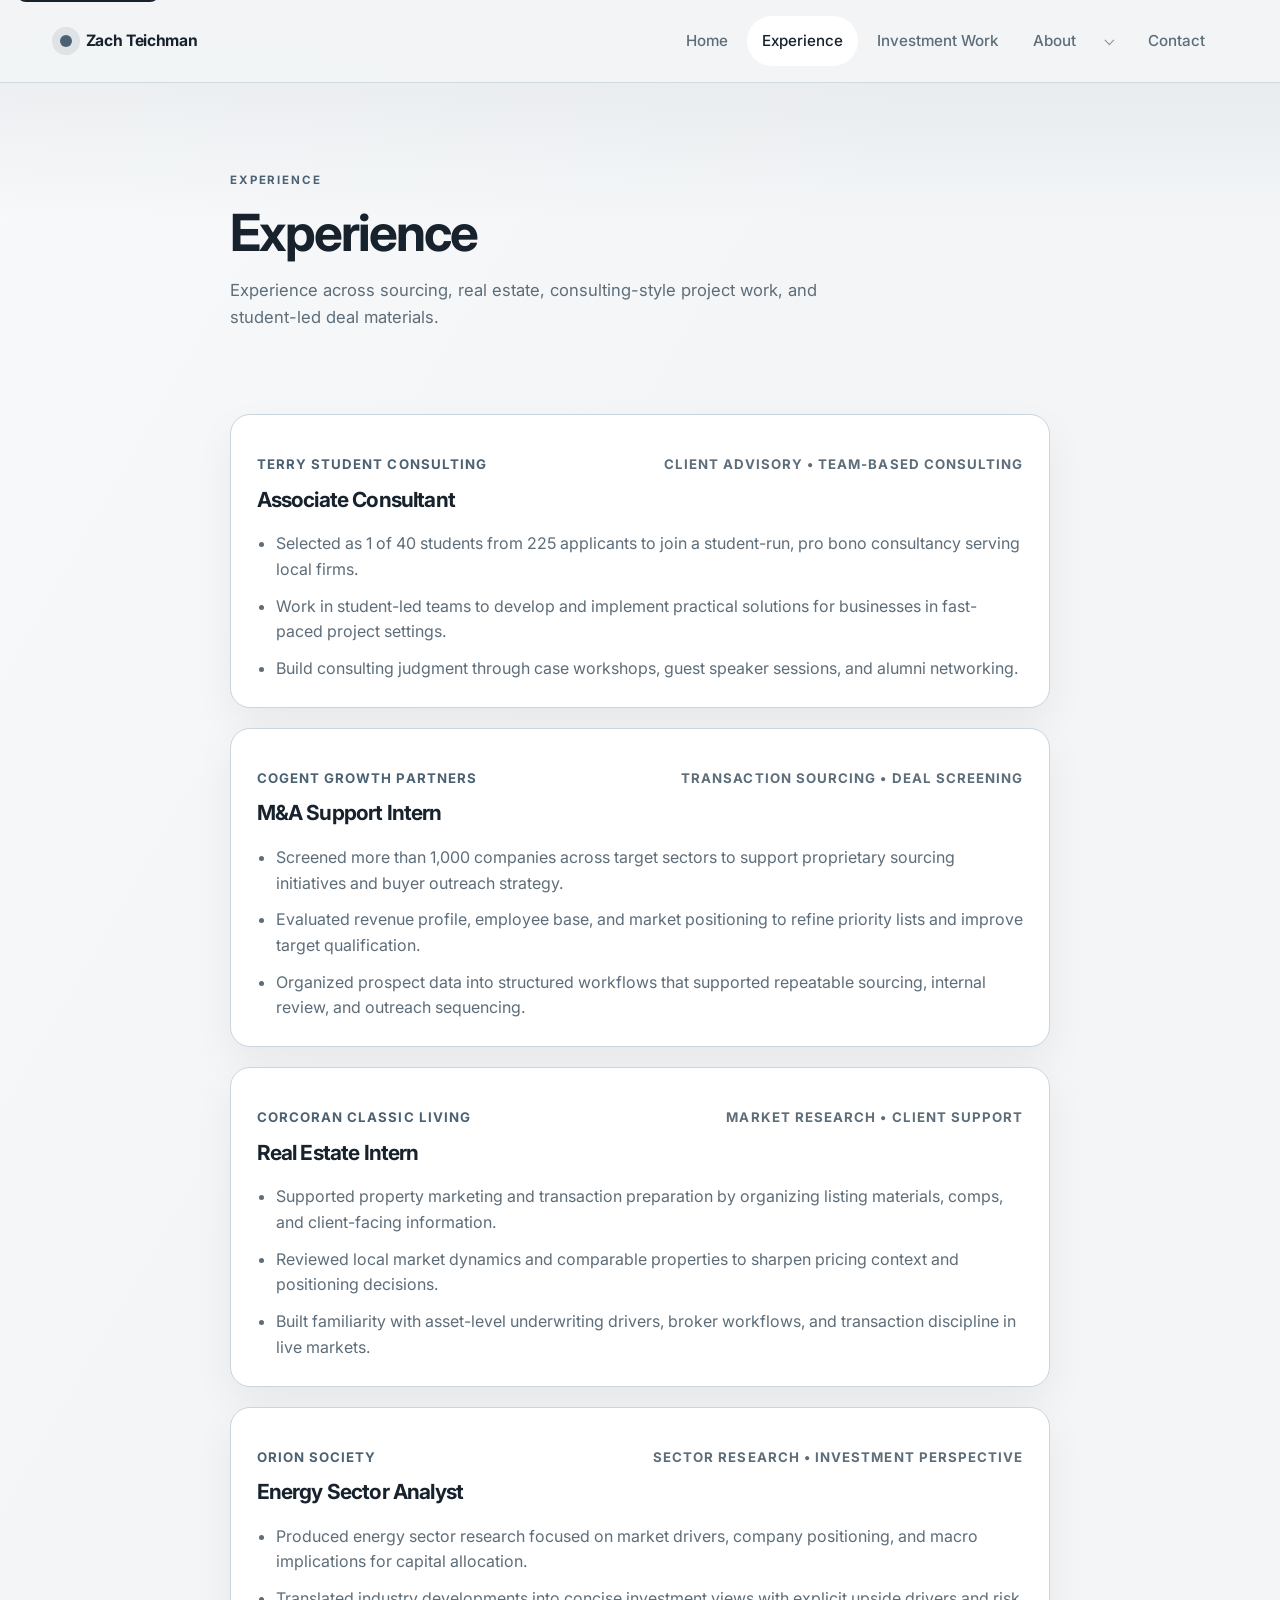
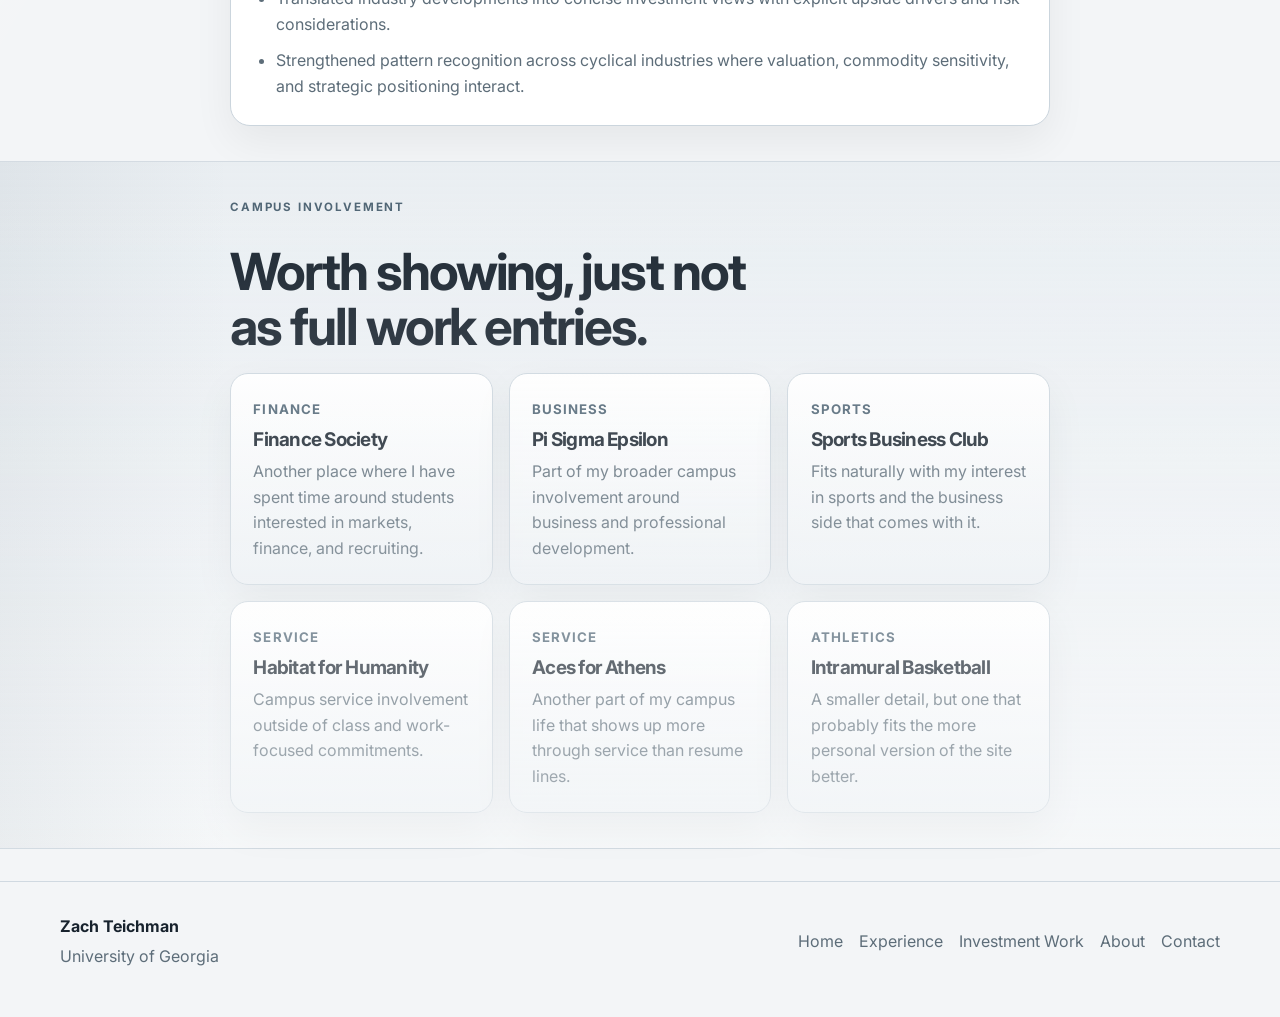
<file: experience.html>
<!DOCTYPE html>
<html lang="en">
  <head>
    <meta charset="UTF-8" />
    <meta name="viewport" content="width=device-width, initial-scale=1.0" />
    <title>Experience | Zach Teichman</title>
    <meta
      name="description"
      content="Professional experience for Zach Teichman across M&A support, real estate, and energy sector analysis."
    />
    <link rel="preconnect" href="https://fonts.googleapis.com" />
    <link rel="preconnect" href="https://fonts.gstatic.com" crossorigin />
    <link
      href="https://fonts.googleapis.com/css2?family=Inter:wght@400;500;600;700;800&display=swap"
      rel="stylesheet"
    />
    <link rel="stylesheet" href="styles.css" />
    <script defer src="script.js"></script>
  </head>
  <body data-page="experience">
    <a class="skip-link" href="#main">Skip to content</a>
    <header class="site-header">
      <div class="container header-inner">
        <a class="brand" href="index.html" aria-label="Zach Teichman home">
          <span class="brand-mark"></span>
          <span class="brand-text">
            <strong>Zach Teichman</strong>
          </span>
        </a>
        <button
          class="nav-toggle"
          type="button"
          aria-expanded="false"
          aria-controls="site-nav"
          aria-label="Open navigation"
        >
          <span></span>
          <span></span>
        </button>
        <nav class="site-nav" id="site-nav" aria-label="Primary">
          <a href="index.html">Home</a>
          <a href="experience.html">Experience</a>
          <a href="investment-work.html">Investment Work</a>
          <div class="nav-group">
            <div class="nav-parent-row">
              <a href="about.html" class="nav-parent">About</a>
              <button class="nav-subtoggle" type="button" aria-expanded="false" aria-label="Open about pages"></button>
            </div>
            <div class="nav-dropdown" aria-label="About sections">
              <a href="sports.html">Sports</a>
              <a href="tennis.html">Tennis</a>
              <a href="coaching.html">Coaching</a>
              <a href="buffalo-chicken.html">Buffalo Chicken</a>
            </div>
          </div>
          <a href="contact.html">Contact</a>
        </nav>
      </div>
    </header>

    <main id="main" class="page-main">
      <section class="page-hero">
        <div class="container narrow">
          <p class="eyebrow">Experience</p>
          <h1>Experience</h1>
          <p class="page-intro">
            Experience across sourcing, real estate, consulting-style project work,
            and student-led deal materials.
          </p>
        </div>
      </section>

      <section class="section">
        <div class="container narrow timeline">
          <article class="timeline-item">
            <div class="role-header">
              <div>
                <p class="info-kicker">Terry Student Consulting</p>
                <h2>Associate Consultant</h2>
              </div>
              <p class="role-meta">Client Advisory • Team-Based Consulting</p>
            </div>
            <ul class="bullet-list">
              <li>
                Selected as 1 of 40 students from 225 applicants to join a
                student-run, pro bono consultancy serving local firms.
              </li>
              <li>
                Work in student-led teams to develop and implement practical
                solutions for businesses in fast-paced project settings.
              </li>
              <li>
                Build consulting judgment through case workshops, guest speaker
                sessions, and alumni networking.
              </li>
            </ul>
          </article>

          <article class="timeline-item">
            <div class="role-header">
              <div>
                <p class="info-kicker">Cogent Growth Partners</p>
                <h2>M&amp;A Support Intern</h2>
              </div>
              <p class="role-meta">Transaction Sourcing • Deal Screening</p>
            </div>
            <ul class="bullet-list">
              <li>
                Screened more than 1,000 companies across target sectors to support
                proprietary sourcing initiatives and buyer outreach strategy.
              </li>
              <li>
                Evaluated revenue profile, employee base, and market positioning to
                refine priority lists and improve target qualification.
              </li>
              <li>
                Organized prospect data into structured workflows that supported
                repeatable sourcing, internal review, and outreach sequencing.
              </li>
            </ul>
          </article>

          <article class="timeline-item">
            <div class="role-header">
              <div>
                <p class="info-kicker">Corcoran Classic Living</p>
                <h2>Real Estate Intern</h2>
              </div>
              <p class="role-meta">Market Research • Client Support</p>
            </div>
            <ul class="bullet-list">
              <li>
                Supported property marketing and transaction preparation by
                organizing listing materials, comps, and client-facing information.
              </li>
              <li>
                Reviewed local market dynamics and comparable properties to sharpen
                pricing context and positioning decisions.
              </li>
              <li>
                Built familiarity with asset-level underwriting drivers, broker
                workflows, and transaction discipline in live markets.
              </li>
            </ul>
          </article>

          <article class="timeline-item">
            <div class="role-header">
              <div>
                <p class="info-kicker">Orion Society</p>
                <h2>Energy Sector Analyst</h2>
              </div>
              <p class="role-meta">Sector Research • Investment Perspective</p>
            </div>
            <ul class="bullet-list">
              <li>
                Produced energy sector research focused on market drivers, company
                positioning, and macro implications for capital allocation.
              </li>
              <li>
                Translated industry developments into concise investment views with
                explicit upside drivers and risk considerations.
              </li>
              <li>
                Strengthened pattern recognition across cyclical industries where
                valuation, commodity sensitivity, and strategic positioning interact.
              </li>
            </ul>
          </article>
        </div>
      </section>

      <section class="section section-alt">
        <div class="container narrow">
          <div class="section-heading compact-heading">
            <p class="eyebrow">Campus Involvement</p>
            <h2>Worth showing, just not as full work entries.</h2>
          </div>
          <div class="campus-grid">
            <article class="campus-card">
              <span class="info-kicker">Finance</span>
              <h3>Finance Society</h3>
              <p>Another place where I have spent time around students interested in markets, finance, and recruiting.</p>
            </article>
            <article class="campus-card">
              <span class="info-kicker">Business</span>
              <h3>Pi Sigma Epsilon</h3>
              <p>Part of my broader campus involvement around business and professional development.</p>
            </article>
            <article class="campus-card">
              <span class="info-kicker">Sports</span>
              <h3>Sports Business Club</h3>
              <p>Fits naturally with my interest in sports and the business side that comes with it.</p>
            </article>
            <article class="campus-card">
              <span class="info-kicker">Service</span>
              <h3>Habitat for Humanity</h3>
              <p>Campus service involvement outside of class and work-focused commitments.</p>
            </article>
            <article class="campus-card">
              <span class="info-kicker">Service</span>
              <h3>Aces for Athens</h3>
              <p>Another part of my campus life that shows up more through service than resume lines.</p>
            </article>
            <article class="campus-card">
              <span class="info-kicker">Athletics</span>
              <h3>Intramural Basketball</h3>
              <p>A smaller detail, but one that probably fits the more personal version of the site better.</p>
            </article>
          </div>
        </div>
      </section>
    </main>

    <footer class="site-footer">
      <div class="container footer-inner">
        <div>
          <strong>Zach Teichman</strong>
          <p>University of Georgia</p>
        </div>
        <div class="footer-links">
          <a href="index.html">Home</a>
          <a href="experience.html">Experience</a>
          <a href="investment-work.html">Investment Work</a>
          <a href="about.html">About</a>
          <a href="contact.html">Contact</a>
        </div>
      </div>
    </footer>
  </body>
</html>
</file>
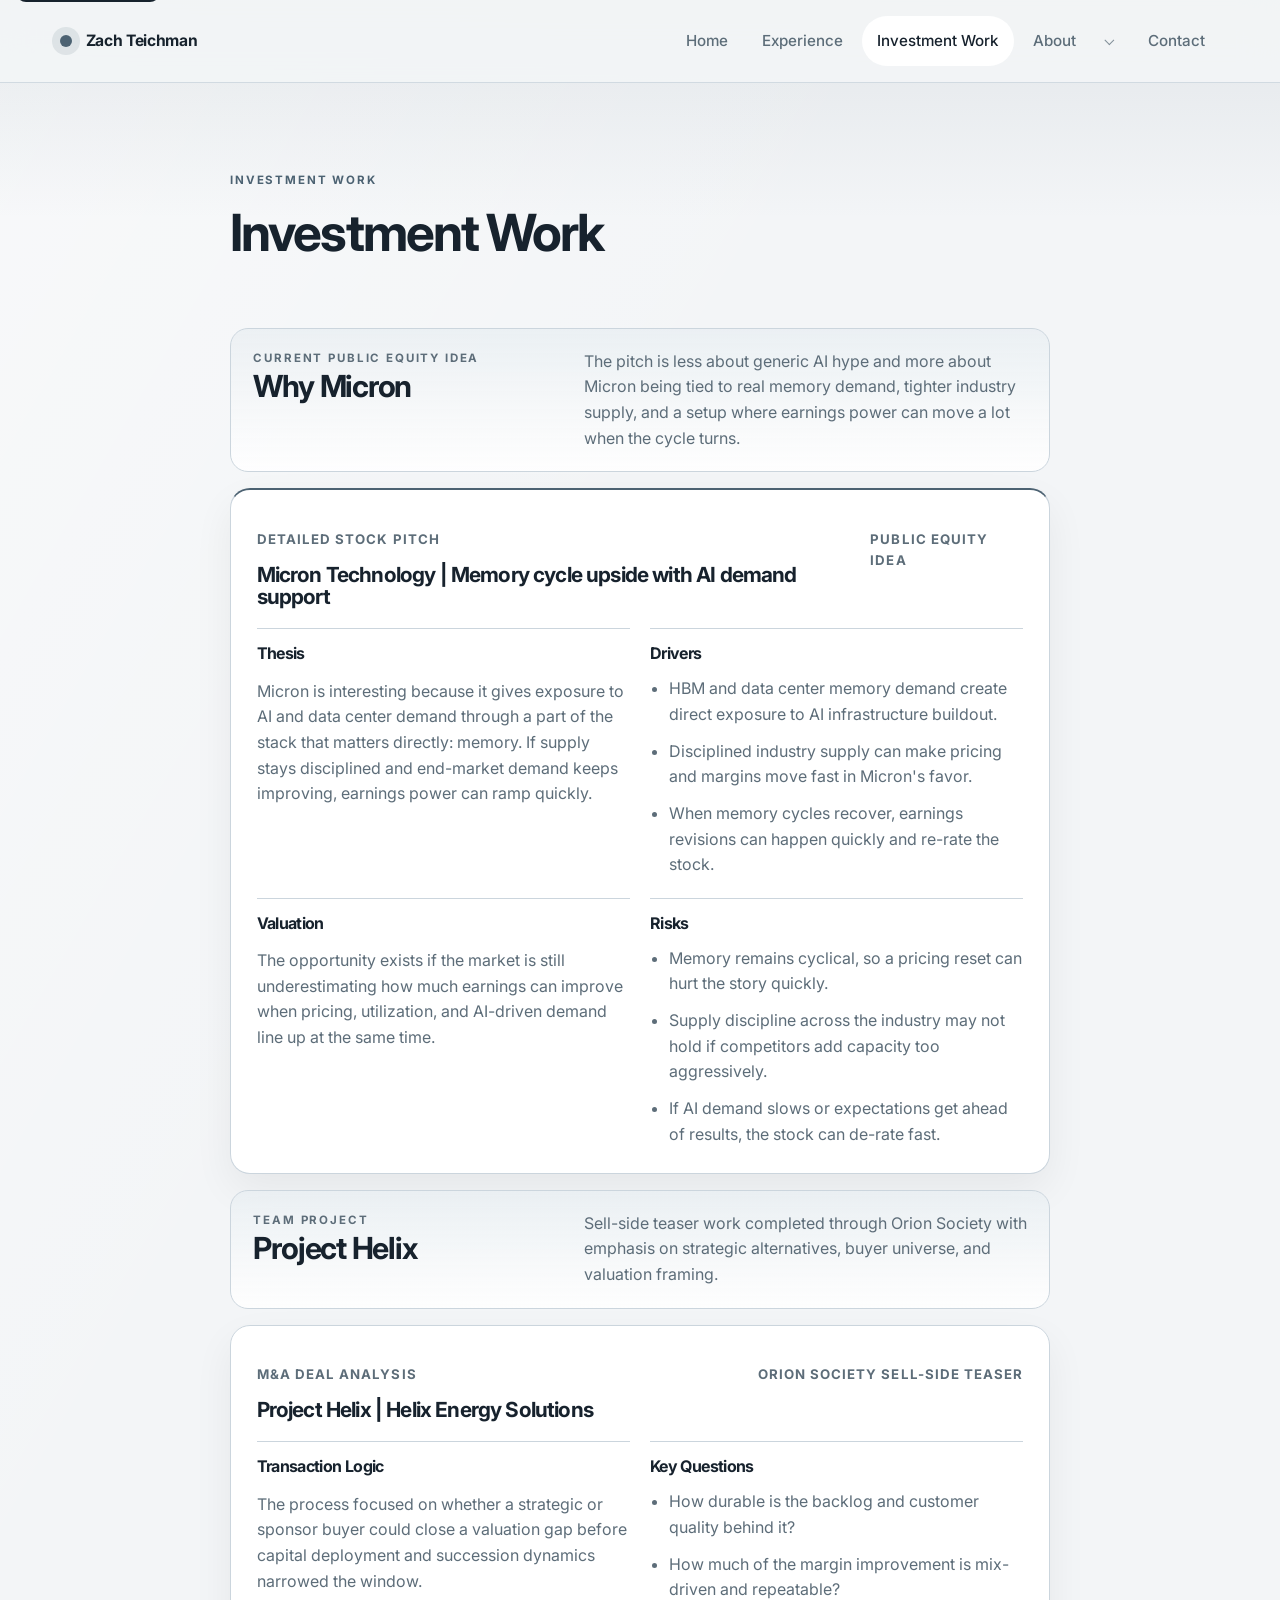
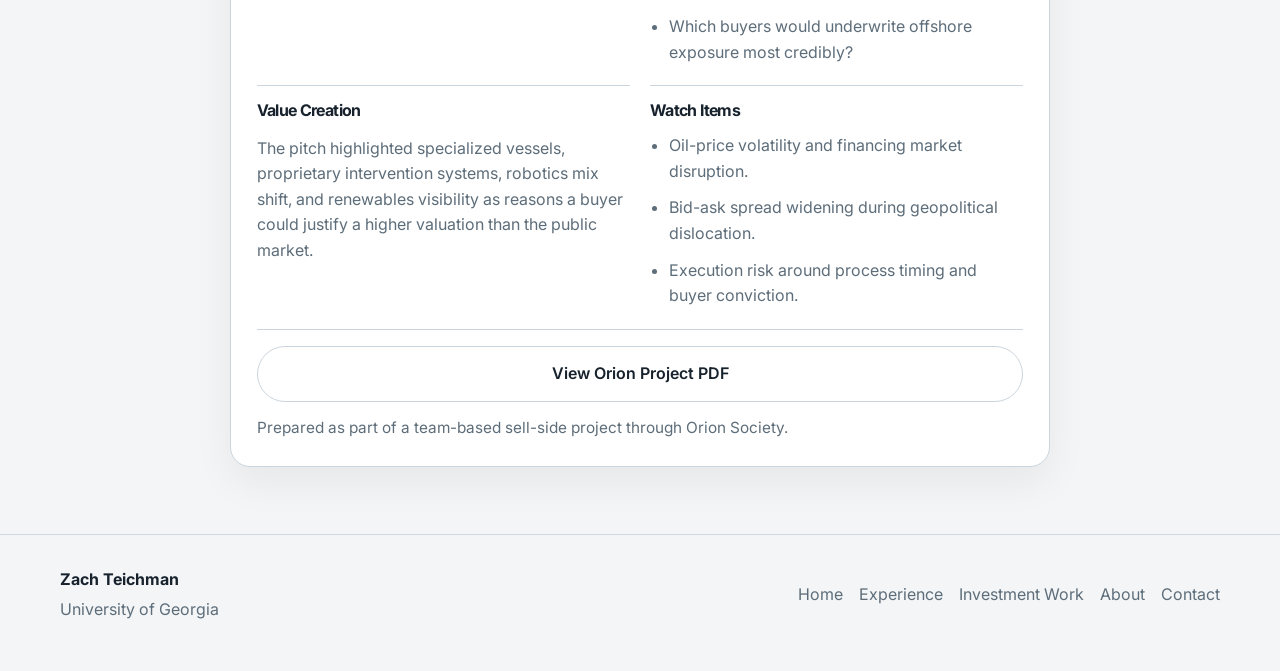
<file: investment-work.html>
<!DOCTYPE html>
<html lang="en">
  <head>
    <meta charset="UTF-8" />
    <meta name="viewport" content="width=device-width, initial-scale=1.0" />
    <title>Investment Work | Zach Teichman</title>
    <meta
      name="description"
      content="Selected investment work from Zach Teichman including stock pitch structure, M&A analysis, and additional ideas."
    />
    <link rel="preconnect" href="https://fonts.googleapis.com" />
    <link rel="preconnect" href="https://fonts.gstatic.com" crossorigin />
    <link
      href="https://fonts.googleapis.com/css2?family=Inter:wght@400;500;600;700;800&display=swap"
      rel="stylesheet"
    />
    <link rel="stylesheet" href="styles.css" />
    <script defer src="script.js"></script>
  </head>
  <body data-page="investment-work">
    <a class="skip-link" href="#main">Skip to content</a>
    <header class="site-header">
      <div class="container header-inner">
        <a class="brand" href="index.html" aria-label="Zach Teichman home">
          <span class="brand-mark"></span>
          <span class="brand-text">
            <strong>Zach Teichman</strong>
          </span>
        </a>
        <button
          class="nav-toggle"
          type="button"
          aria-expanded="false"
          aria-controls="site-nav"
          aria-label="Open navigation"
        >
          <span></span>
          <span></span>
        </button>
        <nav class="site-nav" id="site-nav" aria-label="Primary">
          <a href="index.html">Home</a>
          <a href="experience.html">Experience</a>
          <a href="investment-work.html">Investment Work</a>
          <div class="nav-group">
            <div class="nav-parent-row">
              <a href="about.html" class="nav-parent">About</a>
              <button class="nav-subtoggle" type="button" aria-expanded="false" aria-label="Open about pages"></button>
            </div>
            <div class="nav-dropdown" aria-label="About sections">
              <a href="sports.html">Sports</a>
              <a href="tennis.html">Tennis</a>
              <a href="coaching.html">Coaching</a>
              <a href="buffalo-chicken.html">Buffalo Chicken</a>
            </div>
          </div>
          <a href="contact.html">Contact</a>
        </nav>
      </div>
    </header>

    <main id="main" class="page-main">
      <section class="page-hero reveal-section">
        <div class="container narrow">
          <p class="eyebrow">Investment Work</p>
          <h1>Investment Work</h1>
        </div>
      </section>

      <section class="section reveal-section">
        <div class="container narrow">
          <section class="pitch-banner">
            <div>
              <p class="eyebrow">Current Public Equity Idea</p>
              <h2>Why Micron</h2>
            </div>
            <p>
              The pitch is less about generic AI hype and more about Micron being
              tied to real memory demand, tighter industry supply, and a setup
              where earnings power can move a lot when the cycle turns.
            </p>
          </section>

          <article class="analysis-card pitch-card pitch-card-primary">
            <div class="analysis-header">
              <div>
                <p class="info-kicker">Detailed Stock Pitch</p>
                <h2>Micron Technology | Memory cycle upside with AI demand support</h2>
              </div>
              <p class="role-meta">Public equity idea</p>
            </div>
            <div class="analysis-grid">
              <section>
                <h3>Thesis</h3>
                <p>
                  Micron is interesting because it gives exposure to AI and data
                  center demand through a part of the stack that matters directly:
                  memory. If supply stays disciplined and end-market demand keeps
                  improving, earnings power can ramp quickly.
                </p>
              </section>
              <section>
                <h3>Drivers</h3>
                <ul class="bullet-list compact">
                  <li>HBM and data center memory demand create direct exposure to AI infrastructure buildout.</li>
                  <li>Disciplined industry supply can make pricing and margins move fast in Micron's favor.</li>
                  <li>When memory cycles recover, earnings revisions can happen quickly and re-rate the stock.</li>
                </ul>
              </section>
              <section>
                <h3>Valuation</h3>
                <p>
                  The opportunity exists if the market is still underestimating how
                  much earnings can improve when pricing, utilization, and AI-driven
                  demand line up at the same time.
                </p>
              </section>
              <section>
                <h3>Risks</h3>
                <ul class="bullet-list compact">
                  <li>Memory remains cyclical, so a pricing reset can hurt the story quickly.</li>
                  <li>Supply discipline across the industry may not hold if competitors add capacity too aggressively.</li>
                  <li>If AI demand slows or expectations get ahead of results, the stock can de-rate fast.</li>
                </ul>
              </section>
            </div>
          </article>

          <section class="pitch-banner pitch-banner-secondary">
            <div>
              <p class="eyebrow">Team Project</p>
              <h2>Project Helix</h2>
            </div>
            <p>
              Sell-side teaser work completed through Orion Society with emphasis on
              strategic alternatives, buyer universe, and valuation framing.
            </p>
          </section>

          <article class="analysis-card pitch-card">
            <div class="analysis-header">
              <div>
                <p class="info-kicker">M&amp;A Deal Analysis</p>
                <h2>Project Helix | Helix Energy Solutions</h2>
              </div>
              <p class="role-meta">Orion Society sell-side teaser</p>
            </div>
            <div class="analysis-grid">
              <section>
                <h3>Transaction Logic</h3>
                <p>
                  The process focused on whether a strategic or sponsor buyer could
                  close a valuation gap before capital deployment and succession
                  dynamics narrowed the window.
                </p>
              </section>
              <section>
                <h3>Key Questions</h3>
                <ul class="bullet-list compact">
                  <li>How durable is the backlog and customer quality behind it?</li>
                  <li>How much of the margin improvement is mix-driven and repeatable?</li>
                  <li>Which buyers would underwrite offshore exposure most credibly?</li>
                </ul>
              </section>
              <section>
                <h3>Value Creation</h3>
                <p>
                  The pitch highlighted specialized vessels, proprietary intervention
                  systems, robotics mix shift, and renewables visibility as reasons a
                  buyer could justify a higher valuation than the public market.
                </p>
              </section>
              <section>
                <h3>Watch Items</h3>
                <ul class="bullet-list compact">
                  <li>Oil-price volatility and financing market disruption.</li>
                  <li>Bid-ask spread widening during geopolitical dislocation.</li>
                  <li>Execution risk around process timing and buyer conviction.</li>
                </ul>
              </section>
            </div>
            <div class="resource-links">
              <a
                class="button button-secondary"
                href="ProjectHelix_OrionSociety.pdf"
                target="_blank"
                rel="noreferrer"
                >View Orion Project PDF</a
              >
              <p class="resource-note">
                Prepared as part of a team-based sell-side project through Orion Society.
              </p>
            </div>
          </article>
        </div>
      </section>
    </main>

    <footer class="site-footer">
      <div class="container footer-inner">
        <div>
          <strong>Zach Teichman</strong>
          <p>University of Georgia</p>
        </div>
        <div class="footer-links">
          <a href="index.html">Home</a>
          <a href="experience.html">Experience</a>
          <a href="investment-work.html">Investment Work</a>
          <a href="about.html">About</a>
          <a href="contact.html">Contact</a>
        </div>
      </div>
    </footer>
  </body>
</html>
</file>
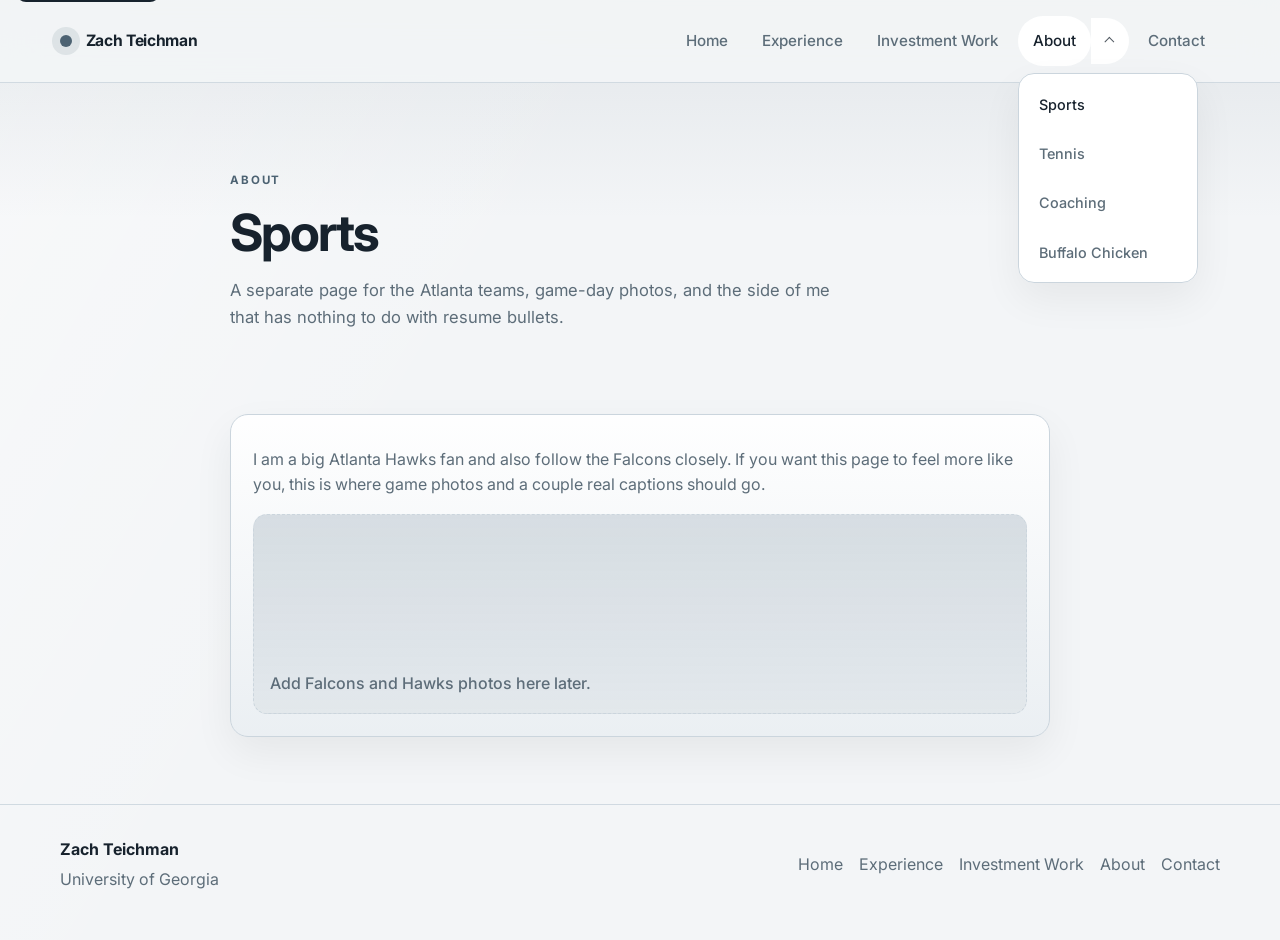
<file: sports.html>
<!DOCTYPE html>
<html lang="en">
  <head>
    <meta charset="UTF-8" />
    <meta name="viewport" content="width=device-width, initial-scale=1.0" />
    <title>Sports | Zach Teichman</title>
    <meta
      name="description"
      content="Sports page for Zach Teichman covering Atlanta teams, game-day photos, and personal interests."
    />
    <link rel="preconnect" href="https://fonts.googleapis.com" />
    <link rel="preconnect" href="https://fonts.gstatic.com" crossorigin />
    <link
      href="https://fonts.googleapis.com/css2?family=Inter:wght@400;500;600;700;800&display=swap"
      rel="stylesheet"
    />
    <link rel="stylesheet" href="styles.css" />
    <script defer src="script.js"></script>
  </head>
  <body data-page="sports">
    <a class="skip-link" href="#main">Skip to content</a>
    <header class="site-header">
      <div class="container header-inner">
        <a class="brand" href="index.html" aria-label="Zach Teichman home">
          <span class="brand-mark"></span>
          <span class="brand-text">
            <strong>Zach Teichman</strong>
          </span>
        </a>
        <button
          class="nav-toggle"
          type="button"
          aria-expanded="false"
          aria-controls="site-nav"
          aria-label="Open navigation"
        >
          <span></span>
          <span></span>
        </button>
        <nav class="site-nav" id="site-nav" aria-label="Primary">
          <a href="index.html">Home</a>
          <a href="experience.html">Experience</a>
          <a href="investment-work.html">Investment Work</a>
          <div class="nav-group">
            <div class="nav-parent-row">
              <a href="about.html" class="nav-parent">About</a>
              <button class="nav-subtoggle" type="button" aria-expanded="false" aria-label="Open about pages"></button>
            </div>
            <div class="nav-dropdown" aria-label="About sections">
              <a href="sports.html">Sports</a>
              <a href="tennis.html">Tennis</a>
              <a href="coaching.html">Coaching</a>
              <a href="buffalo-chicken.html">Buffalo Chicken</a>
            </div>
          </div>
          <a href="contact.html">Contact</a>
        </nav>
      </div>
    </header>

    <main id="main" class="page-main">
      <section class="page-hero">
        <div class="container narrow">
          <p class="eyebrow">About</p>
          <h1>Sports</h1>
          <p class="page-intro">
            A separate page for the Atlanta teams, game-day photos, and the side of
            me that has nothing to do with resume bullets.
          </p>
        </div>
      </section>

      <section class="section">
        <div class="container narrow">
          <div class="photo-story-card">
            <p>
              I am a big Atlanta Hawks fan and also follow the Falcons closely. If
              you want this page to feel more like you, this is where game photos
              and a couple real captions should go.
            </p>
            <div class="interest-photo-placeholder">
              Add Falcons and Hawks photos here later.
            </div>
          </div>
        </div>
      </section>
    </main>

    <footer class="site-footer">
      <div class="container footer-inner">
        <div>
          <strong>Zach Teichman</strong>
          <p>University of Georgia</p>
        </div>
        <div class="footer-links">
          <a href="index.html">Home</a>
          <a href="experience.html">Experience</a>
          <a href="investment-work.html">Investment Work</a>
          <a href="about.html">About</a>
          <a href="contact.html">Contact</a>
        </div>
      </div>
    </footer>
  </body>
</html>
</file>
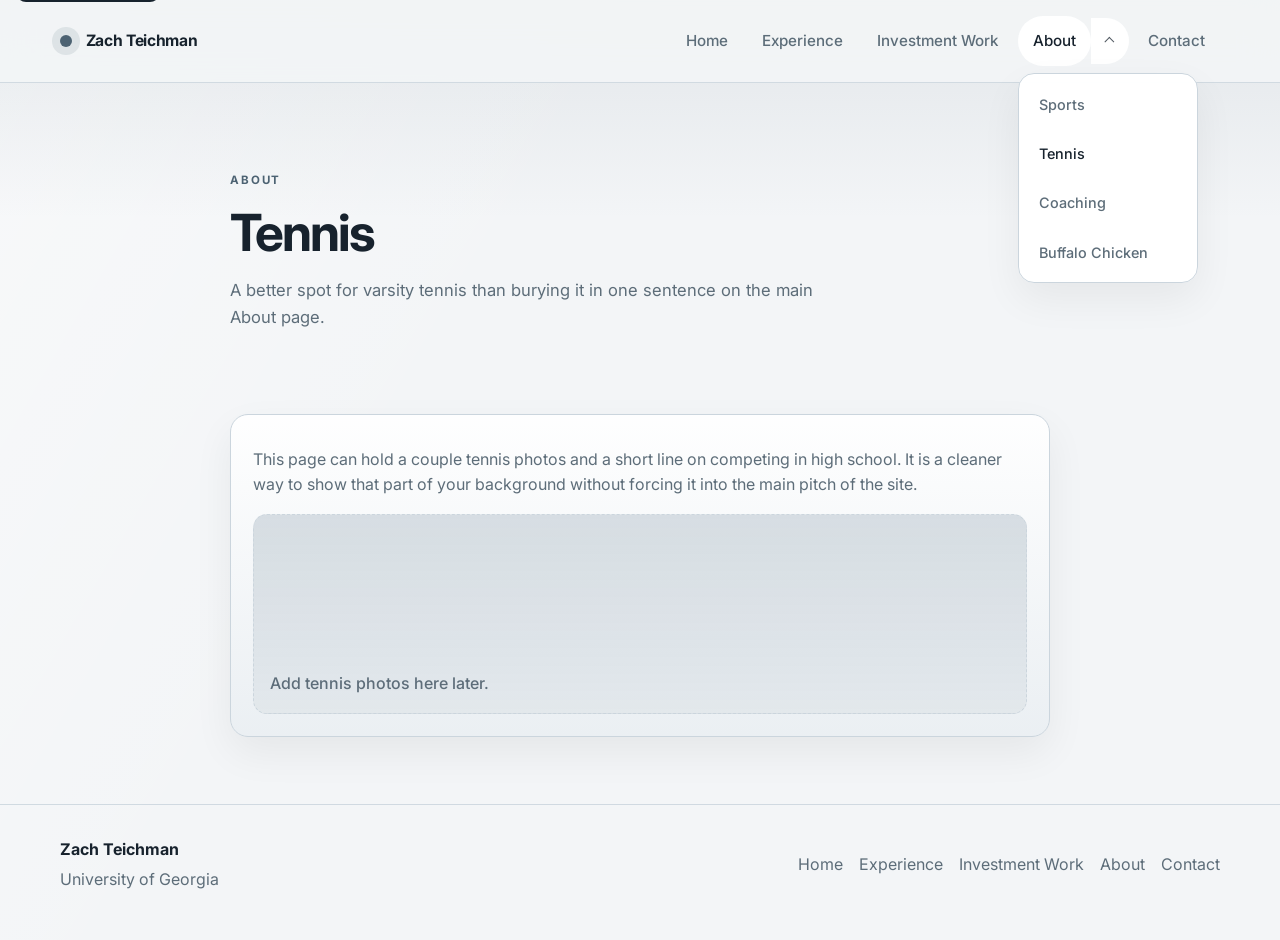
<file: tennis.html>
<!DOCTYPE html>
<html lang="en">
  <head>
    <meta charset="UTF-8" />
    <meta name="viewport" content="width=device-width, initial-scale=1.0" />
    <title>Tennis | Zach Teichman</title>
    <meta
      name="description"
      content="Tennis page for Zach Teichman covering varsity tennis and related photos."
    />
    <link rel="preconnect" href="https://fonts.googleapis.com" />
    <link rel="preconnect" href="https://fonts.gstatic.com" crossorigin />
    <link
      href="https://fonts.googleapis.com/css2?family=Inter:wght@400;500;600;700;800&display=swap"
      rel="stylesheet"
    />
    <link rel="stylesheet" href="styles.css" />
    <script defer src="script.js"></script>
  </head>
  <body data-page="tennis">
    <a class="skip-link" href="#main">Skip to content</a>
    <header class="site-header">
      <div class="container header-inner">
        <a class="brand" href="index.html" aria-label="Zach Teichman home">
          <span class="brand-mark"></span>
          <span class="brand-text">
            <strong>Zach Teichman</strong>
          </span>
        </a>
        <button
          class="nav-toggle"
          type="button"
          aria-expanded="false"
          aria-controls="site-nav"
          aria-label="Open navigation"
        >
          <span></span>
          <span></span>
        </button>
        <nav class="site-nav" id="site-nav" aria-label="Primary">
          <a href="index.html">Home</a>
          <a href="experience.html">Experience</a>
          <a href="investment-work.html">Investment Work</a>
          <div class="nav-group">
            <div class="nav-parent-row">
              <a href="about.html" class="nav-parent">About</a>
              <button class="nav-subtoggle" type="button" aria-expanded="false" aria-label="Open about pages"></button>
            </div>
            <div class="nav-dropdown" aria-label="About sections">
              <a href="sports.html">Sports</a>
              <a href="tennis.html">Tennis</a>
              <a href="coaching.html">Coaching</a>
              <a href="buffalo-chicken.html">Buffalo Chicken</a>
            </div>
          </div>
          <a href="contact.html">Contact</a>
        </nav>
      </div>
    </header>

    <main id="main" class="page-main">
      <section class="page-hero">
        <div class="container narrow">
          <p class="eyebrow">About</p>
          <h1>Tennis</h1>
          <p class="page-intro">
            A better spot for varsity tennis than burying it in one sentence on the
            main About page.
          </p>
        </div>
      </section>

      <section class="section">
        <div class="container narrow">
          <div class="photo-story-card">
            <p>
              This page can hold a couple tennis photos and a short line on
              competing in high school. It is a cleaner way to show that part of
              your background without forcing it into the main pitch of the site.
            </p>
            <div class="interest-photo-placeholder">
              Add tennis photos here later.
            </div>
          </div>
        </div>
      </section>
    </main>

    <footer class="site-footer">
      <div class="container footer-inner">
        <div>
          <strong>Zach Teichman</strong>
          <p>University of Georgia</p>
        </div>
        <div class="footer-links">
          <a href="index.html">Home</a>
          <a href="experience.html">Experience</a>
          <a href="investment-work.html">Investment Work</a>
          <a href="about.html">About</a>
          <a href="contact.html">Contact</a>
        </div>
      </div>
    </footer>
  </body>
</html>
</file>
<file: styles.css>
:root {
  --bg: #f3f5f7;
  --surface: #ffffff;
  --surface-alt: #e9eef2;
  --text: #17222d;
  --muted: #5d6d79;
  --line: #cbd5dd;
  --accent: #4c6272;
  --accent-soft: rgba(76, 98, 114, 0.12);
  --container: 1160px;
  --container-narrow: 820px;
  --radius: 20px;
  --shadow: 0 16px 40px rgba(20, 20, 20, 0.06);
}

*,
*::before,
*::after {
  box-sizing: border-box;
}

html {
  scroll-behavior: smooth;
}

body {
  margin: 0;
  min-width: 320px;
  font-family: "Inter", system-ui, sans-serif;
  background:
    linear-gradient(180deg, rgba(76, 98, 114, 0.1), transparent 220px),
    linear-gradient(120deg, rgba(255, 255, 255, 0.4), transparent 38%),
    var(--bg);
  color: var(--text);
  line-height: 1.6;
}

a {
  color: inherit;
  text-decoration: none;
}

img {
  max-width: 100%;
  display: block;
}

button,
a {
  -webkit-tap-highlight-color: transparent;
}

.skip-link {
  position: absolute;
  left: 1rem;
  top: -3rem;
  padding: 0.75rem 1rem;
  background: var(--text);
  color: #fff;
  border-radius: 10px;
  z-index: 100;
}

.skip-link:focus {
  top: 1rem;
}

.container {
  width: min(calc(100% - 2rem), var(--container));
  margin: 0 auto;
}

.narrow {
  width: min(100%, var(--container-narrow));
}

.site-header {
  position: sticky;
  top: 0;
  z-index: 20;
  border-bottom: 1px solid rgba(203, 213, 221, 0.85);
  background: rgba(243, 245, 247, 0.9);
  backdrop-filter: blur(18px);
}

.header-inner {
  display: flex;
  align-items: center;
  justify-content: space-between;
  gap: 1rem;
  padding: 1rem 0;
}

.brand {
  display: inline-flex;
  align-items: center;
  gap: 0.85rem;
  min-width: 0;
}

.brand-mark {
  width: 12px;
  height: 12px;
  flex: 0 0 auto;
  border-radius: 999px;
  background: var(--accent);
  box-shadow: 0 0 0 8px var(--accent-soft);
}

.brand-text {
  display: grid;
  gap: 0.12rem;
}

.brand-text strong {
  font-size: 0.98rem;
  letter-spacing: -0.02em;
}

.brand-text span:last-child {
  color: var(--muted);
  font-size: 0.82rem;
}

.site-nav {
  display: flex;
  align-items: center;
  gap: 0.25rem;
}

.site-nav a {
  padding: 0.8rem 0.95rem;
  border-radius: 999px;
  color: var(--muted);
  font-size: 0.95rem;
  font-weight: 500;
  transition: color 180ms ease, background-color 180ms ease;
}

.nav-group {
  position: relative;
}

.nav-parent-row {
  display: inline-flex;
  align-items: center;
}

.nav-parent {
  display: inline-flex;
  align-items: center;
  border-radius: 999px 0 0 999px;
}

.nav-subtoggle {
  display: inline-flex;
  align-items: center;
  justify-content: center;
  width: 2.35rem;
  min-height: 46px;
  padding: 0;
  border: 0;
  border-radius: 0 999px 999px 0;
  background: transparent;
  color: var(--muted);
  cursor: pointer;
  transition: color 180ms ease, background-color 180ms ease;
}

.nav-subtoggle::before {
  content: "";
  width: 0.42rem;
  height: 0.42rem;
  border-right: 1.5px solid currentColor;
  border-bottom: 1.5px solid currentColor;
  transform: translateY(-0.08rem) rotate(45deg);
  opacity: 0.75;
}

.nav-dropdown {
  position: absolute;
  top: calc(100% + 0.45rem);
  left: 0;
  min-width: 180px;
  display: grid;
  gap: 0.2rem;
  padding: 0.45rem;
  border: 1px solid var(--line);
  border-radius: 16px;
  background: rgba(255, 255, 255, 0.98);
  box-shadow: var(--shadow);
  opacity: 0;
  pointer-events: none;
  transform: translateY(6px);
  transition: opacity 180ms ease, transform 180ms ease;
}

.nav-dropdown a {
  padding: 0.72rem 0.85rem;
  border-radius: 12px;
  font-size: 0.9rem;
}

.nav-group:hover .nav-dropdown,
.nav-group:focus-within .nav-dropdown,
.nav-group.is-open .nav-dropdown {
  opacity: 1;
  pointer-events: auto;
  transform: translateY(0);
}

.nav-group:hover .nav-subtoggle,
.nav-group:focus-within .nav-subtoggle,
.nav-group.is-open .nav-subtoggle,
.nav-group:hover .nav-parent,
.nav-group:focus-within .nav-parent,
.nav-group.is-open .nav-parent {
  color: var(--text);
  background: var(--surface);
}

.nav-group.is-open .nav-subtoggle::before {
  transform: translateY(0.04rem) rotate(225deg);
}

.site-nav a:hover,
.site-nav a:focus-visible,
.site-nav a.is-active {
  color: var(--text);
  background: var(--surface);
}

.nav-toggle {
  display: none;
  width: 48px;
  height: 48px;
  padding: 0;
  border: 1px solid var(--line);
  border-radius: 14px;
  background: var(--surface);
  align-items: center;
  justify-content: center;
  flex-direction: column;
  gap: 5px;
  cursor: pointer;
}

.nav-toggle span {
  width: 18px;
  height: 2px;
  background: var(--text);
  transition: transform 180ms ease, opacity 180ms ease;
}

.hero,
.page-hero {
  padding: 5.5rem 0 2rem;
}

.page-hero:has(h1:only-child) {
  padding-bottom: 1.25rem;
}

.hero-grid {
  display: grid;
  grid-template-columns: minmax(0, 1.45fr) minmax(300px, 0.8fr);
  gap: 2rem;
  align-items: start;
}

.hero-name-row {
  display: grid;
  grid-template-columns: minmax(0, 1fr) 250px;
  gap: 1.75rem;
  align-items: start;
}

.eyebrow {
  margin: 0 0 1rem;
  color: var(--accent);
  text-transform: uppercase;
  letter-spacing: 0.16em;
  font-size: 0.72rem;
  font-weight: 700;
}

h1,
h2,
h3 {
  margin: 0;
  letter-spacing: -0.04em;
  line-height: 1.08;
}

h1 {
  max-width: 11ch;
  font-size: clamp(3rem, 7vw, 5.9rem);
}

.hero-title {
  margin: 0.9rem 0 0.3rem;
  font-size: 1.12rem;
  font-weight: 700;
  color: var(--text);
  text-transform: uppercase;
  letter-spacing: 0.08em;
}

.hero-subtitle,
.hero-value,
.hero-note,
.page-intro,
.body-copy p,
.info-card p,
.feature-card p,
.work-card p,
.analysis-card p,
.bullet-list,
.idea-row span {
  color: var(--muted);
}

.hero-subtitle,
.hero-value,
.hero-note,
.page-intro {
  max-width: 62ch;
  font-size: 1.04rem;
}

.hero-value {
  margin-top: 1rem;
  color: var(--text);
  font-size: 1.22rem;
  line-height: 1.42;
}

.hero-note {
  margin-top: 0.9rem;
}

.hero-actions {
  display: flex;
  flex-wrap: wrap;
  gap: 0.9rem;
  margin-top: 2rem;
}

.logo-strip {
  display: grid;
  grid-template-columns: repeat(5, minmax(0, 1fr));
  gap: 0.8rem;
  margin-top: 1.35rem;
}

.logo-chip {
  display: flex;
  align-items: center;
  justify-content: center;
  gap: 0.6rem;
  min-height: 92px;
  padding: 0.75rem 0.9rem;
  border: 1px solid rgba(203, 213, 221, 0.7);
  border-radius: 16px;
  background: rgba(255, 255, 255, 0.78);
  overflow: hidden;
}

.logo-chip-image {
  padding: 0.75rem 0.9rem;
}

.logo-mark {
  display: inline-flex;
  align-items: center;
  justify-content: center;
  min-width: 2rem;
  height: 2rem;
  padding: 0 0.35rem;
  border-radius: 999px;
  background: var(--accent-soft);
  color: var(--accent);
  font-size: 0.8rem;
  font-weight: 800;
  letter-spacing: 0.02em;
}

.logo-name {
  font-size: 0.92rem;
  font-weight: 700;
  color: var(--text);
}

.logo-image {
  display: block;
  width: 100%;
  height: auto;
  max-width: 180px;
  max-height: 58px;
  object-fit: contain;
  transform-origin: center center;
}

.logo-image-uga {
  max-width: 140px;
  max-height: 44px;
  transform: scale(2.35);
}

.logo-image-tsc {
  max-width: 104px;
  max-height: 104px;
  transform: scale(1.45);
}

.logo-image-cogent {
  max-width: 182px;
  max-height: 54px;
  transform: scale(1.18);
}

.logo-image-corcoran {
  max-width: 128px;
  max-height: 30px;
  transform: scale(2.65);
}

.logo-image-orion {
  max-width: 72px;
  max-height: 72px;
  transform: scale(1.32);
}

.button {
  display: inline-flex;
  align-items: center;
  justify-content: center;
  min-height: 48px;
  padding: 0.9rem 1.25rem;
  border-radius: 999px;
  font-weight: 600;
  transition: transform 180ms ease, background-color 180ms ease, color 180ms ease;
}

.button:hover,
.button:focus-visible {
  transform: translateY(-1px);
}

.button-primary {
  background: var(--text);
  color: #fff;
}

.button-secondary {
  border: 1px solid var(--line);
  background: var(--surface);
}

.hero-panel,
.info-card,
.feature-card,
.work-card,
.analysis-card,
.contact-card,
.timeline-item {
  background: var(--surface);
  border: 1px solid var(--line);
  border-radius: var(--radius);
  box-shadow: var(--shadow);
}

.hero-panel {
  display: grid;
  gap: 1rem;
  padding: 1.5rem;
  align-self: start;
  margin-top: 1rem;
  background: linear-gradient(180deg, rgba(255, 255, 255, 0.96), rgba(233, 238, 242, 0.85));
}

.snapshot-shell {
  display: grid;
  gap: 0.85rem;
}

.headshot-placeholder {
  min-height: 360px;
  display: flex;
  align-items: flex-end;
  padding: 1.2rem;
  border: 1px dashed var(--line);
  border-radius: calc(var(--radius) - 6px);
  background:
    linear-gradient(180deg, rgba(76, 98, 114, 0.12), rgba(23, 34, 45, 0.03)),
    var(--surface-alt);
  color: var(--muted);
  font-weight: 500;
}

.headshot-image {
  display: none;
  width: 100%;
  min-height: 360px;
  max-height: 460px;
  object-fit: cover;
  object-position: center top;
  border: 1px solid var(--line);
  border-radius: calc(var(--radius) - 6px);
}

.hero-headshot {
  min-height: auto;
  height: 320px;
  max-height: none;
  padding: 0.55rem;
  background: rgba(255, 255, 255, 0.78);
  border: 1px solid rgba(203, 213, 221, 0.95);
  border-radius: 26px;
  box-shadow: 0 22px 50px rgba(20, 20, 20, 0.12);
  transform: translateY(0.6rem);
}

.hero-headshot-placeholder {
  min-height: 320px;
}

.panel-label,
.info-kicker,
.role-meta,
.text-link {
  font-size: 0.83rem;
  font-weight: 700;
  letter-spacing: 0.08em;
  text-transform: uppercase;
}

.panel-label,
.info-kicker {
  color: var(--accent);
}

.metric-list {
  display: grid;
  gap: 1rem;
  margin: 1rem 0 0;
}

.metric-list div {
  padding-top: 1rem;
  border-top: 1px solid var(--line);
}

.metric-list dt {
  margin-bottom: 0.35rem;
  font-size: 0.82rem;
  font-weight: 700;
  letter-spacing: 0.08em;
  text-transform: uppercase;
  color: var(--muted);
}

.metric-list dd {
  margin: 0;
  font-weight: 600;
}

.section {
  padding: 2.2rem 0;
}

.section-alt {
  background: linear-gradient(180deg, rgba(233, 238, 242, 0.92), rgba(233, 238, 242, 0.55));
  border-top: 1px solid rgba(203, 213, 221, 0.75);
  border-bottom: 1px solid rgba(203, 213, 221, 0.75);
  position: relative;
}

.section-alt::before {
  content: "";
  position: absolute;
  inset: 0;
  background:
    linear-gradient(90deg, rgba(76, 98, 114, 0.07), transparent 18%),
    linear-gradient(180deg, transparent, rgba(255, 255, 255, 0.45));
  pointer-events: none;
}

.section-heading {
  display: grid;
  gap: 0.75rem;
  margin-bottom: 1.75rem;
}

.section-heading h2,
.page-hero h1 {
  max-width: 16ch;
  font-size: clamp(2.1rem, 4vw, 3.7rem);
}

.section-heading-inline {
  grid-template-columns: minmax(0, 1fr) auto;
  align-items: end;
}

.text-link {
  color: var(--text);
}

.proof-grid,
.feature-grid,
.work-grid,
.detail-grid {
  display: grid;
  grid-template-columns: repeat(12, minmax(0, 1fr));
  gap: 1rem;
}

.proof-grid .info-card {
  grid-column: span 4;
}

.feature-grid .feature-card,
.work-grid .work-card,
.detail-grid .info-card {
  grid-column: span 4;
}

.info-card,
.feature-card,
.work-card {
  padding: 1.4rem;
}

.info-card h3,
.feature-card h3,
.work-card h3,
.analysis-card h2,
.timeline-item h2 {
  margin-top: 0.6rem;
  font-size: 1.3rem;
}

.feature-index {
  display: inline-flex;
  align-items: center;
  justify-content: center;
  width: 2.4rem;
  height: 2.4rem;
  border-radius: 999px;
  background: var(--accent-soft);
  color: var(--accent);
  font-weight: 800;
}

.proof-strip {
  display: grid;
  grid-template-columns: repeat(4, minmax(0, 1fr));
  gap: 1rem;
  padding: 1rem 0 0.2rem;
  border-top: 1px solid rgba(203, 213, 221, 0.8);
}

.proof-headline {
  display: grid;
  gap: 0.55rem;
  margin-bottom: 1.1rem;
}

.proof-headline h2 {
  max-width: 12ch;
  font-size: clamp(2.2rem, 4.2vw, 4rem);
}

.proof-strip-prominent {
  gap: 1.1rem;
  padding-top: 0;
  border-top: 0;
}

.experience-strip {
  display: grid;
  grid-template-columns: repeat(3, minmax(0, 1fr));
  gap: 1rem;
  margin-top: 1.45rem;
}

.experience-strip-card {
  padding: 1.35rem 1.4rem;
  border: 1px solid var(--line);
  border-radius: 18px;
  background: linear-gradient(180deg, rgba(255, 255, 255, 0.94), rgba(233, 238, 242, 0.82));
  box-shadow: var(--shadow);
}

.experience-strip-card h3 {
  margin-top: 0.55rem;
  font-size: 1.18rem;
}

.experience-strip-card p {
  margin: 0.55rem 0 0;
  color: var(--muted);
}

.proof-item {
  padding: 1.3rem 1.4rem;
  border-top: 2px solid var(--accent);
  background: rgba(255, 255, 255, 0.62);
  border-radius: 18px;
  backdrop-filter: blur(12px);
  box-shadow: var(--shadow);
  transition: transform 220ms ease, box-shadow 220ms ease;
}

.proof-item-feature {
  background: linear-gradient(180deg, rgba(255, 255, 255, 0.98), rgba(233, 238, 242, 0.9));
  border-top-width: 4px;
}

.proof-item:hover {
  transform: translateY(-2px);
  box-shadow: 0 20px 46px rgba(20, 20, 20, 0.09);
}

.proof-item span {
  display: block;
  margin-bottom: 0.6rem;
  color: var(--muted);
  text-transform: uppercase;
  letter-spacing: 0.09em;
  font-size: 0.74rem;
  font-weight: 700;
}

.proof-item strong {
  display: block;
  font-size: 1.42rem;
  line-height: 1.05;
  letter-spacing: -0.04em;
}

.proof-item p {
  margin: 0.35rem 0 0;
  color: var(--muted);
}

.credibility-layout {
  display: grid;
  grid-template-columns: minmax(0, 1.35fr) minmax(280px, 0.8fr);
  gap: 1.25rem;
  align-items: start;
}

.credentials-list {
  display: grid;
  gap: 1rem;
  padding: 1rem 0 0;
  border-top: 1px solid rgba(203, 213, 221, 0.8);
}

.personality-grid {
  display: grid;
  grid-template-columns: repeat(2, minmax(0, 1fr));
  gap: 1rem;
}

.personality-card {
  padding: 1.55rem;
  border: 1px solid var(--line);
  border-radius: var(--radius);
  background: linear-gradient(180deg, rgba(255, 255, 255, 0.94), rgba(233, 238, 242, 0.82));
  box-shadow: var(--shadow);
}

.personality-card h3 {
  margin-top: 0.55rem;
  font-size: 1.45rem;
}

.personality-card p {
  margin: 0.7rem 0 0;
  color: var(--muted);
}

.compact-heading {
  margin-bottom: 1.15rem;
}

.credential-row {
  display: grid;
  grid-template-columns: auto minmax(0, 1fr);
  gap: 1rem;
  align-items: start;
  padding: 1.1rem 0;
  border-top: 1px solid rgba(203, 213, 221, 0.9);
  transition: transform 220ms ease;
}

.credential-row:first-child {
  padding-top: 0;
  border-top: 0;
}

.credential-row:hover {
  transform: translateX(4px);
}

.credential-row h3 {
  font-size: 1.18rem;
}

.credential-row p {
  margin: 0.45rem 0 0;
  color: var(--muted);
}

.focus-panel {
  padding: 1.5rem;
  background: linear-gradient(180deg, rgba(255, 255, 255, 0.88), rgba(233, 238, 242, 0.72));
  border: 1px solid var(--line);
  border-radius: var(--radius);
  box-shadow: var(--shadow);
}

.focus-panel h3 {
  margin-top: 0.25rem;
  font-size: 1.45rem;
}

.clean-list {
  margin: 1rem 0 0;
  padding-left: 1.1rem;
  color: var(--muted);
}

.clean-list li + li {
  margin-top: 0.65rem;
}

.featured-work-layout {
  display: grid;
  grid-template-columns: minmax(0, 1.15fr) minmax(0, 0.85fr);
  gap: 1rem;
  align-items: stretch;
}

.sample-grid {
  display: grid;
  grid-template-columns: repeat(3, minmax(0, 1fr));
  gap: 1rem;
}

.sample-card {
  display: grid;
  gap: 1rem;
  padding: 1rem;
  border: 1px solid var(--line);
  border-radius: 20px;
  background: var(--surface);
  box-shadow: var(--shadow);
  transition: transform 220ms ease, box-shadow 220ms ease;
}

.sample-card:hover {
  transform: translateY(-3px);
  box-shadow: 0 20px 46px rgba(20, 20, 20, 0.1);
}

.sample-card-primary {
  background: linear-gradient(180deg, rgba(255, 255, 255, 0.96), rgba(233, 238, 242, 0.84));
}

.sample-thumb {
  display: grid;
  gap: 0.45rem;
  min-height: 170px;
  padding: 1.1rem;
  border-radius: 16px;
  background:
    linear-gradient(180deg, rgba(76, 98, 114, 0.12), rgba(23, 34, 45, 0.04)),
    var(--surface-alt);
  border: 1px solid rgba(203, 213, 221, 0.9);
}

.sample-thumb span,
.sample-thumb small {
  color: var(--muted);
}

.sample-thumb span {
  text-transform: uppercase;
  letter-spacing: 0.1em;
  font-size: 0.72rem;
  font-weight: 700;
}

.sample-thumb strong {
  font-size: 1.55rem;
  line-height: 1.08;
  letter-spacing: -0.04em;
}

.sample-thumb small {
  font-size: 0.86rem;
  line-height: 1.45;
}

.sample-body h3 {
  margin-top: 0.45rem;
  font-size: 1.18rem;
}

.sample-body p {
  margin: 0.55rem 0 0;
  color: var(--muted);
}

.spotlight-card {
  padding: 1.55rem;
  background: var(--surface);
  border: 1px solid var(--line);
  border-radius: var(--radius);
  box-shadow: var(--shadow);
  transition: transform 220ms ease, box-shadow 220ms ease;
}

.spotlight-card:hover {
  transform: translateY(-2px);
  box-shadow: 0 20px 50px rgba(20, 20, 20, 0.09);
}

.spotlight-primary {
  background: linear-gradient(180deg, rgba(255, 255, 255, 0.94), rgba(233, 238, 242, 0.8));
  position: relative;
}

.spotlight-primary::after {
  content: "";
  position: absolute;
  inset: 1rem auto 1rem 0;
  width: 3px;
  border-radius: 999px;
  background: linear-gradient(180deg, var(--accent), transparent);
}

.spotlight-header h3 {
  margin-top: 0.45rem;
  font-size: 1.7rem;
}

.spotlight-summary {
  margin: 1rem 0 0;
  color: var(--text);
  font-size: 1.08rem;
  line-height: 1.5;
}

.feature-project-card {
  background: linear-gradient(180deg, rgba(255, 255, 255, 0.94), rgba(233, 238, 242, 0.82));
  position: relative;
}

.feature-project-card::before {
  content: "";
  position: absolute;
  inset: 0 auto 0 0;
  width: 4px;
  background: linear-gradient(180deg, var(--accent), rgba(76, 98, 114, 0.08));
  border-radius: var(--radius) 0 0 var(--radius);
}

.page-main {
  padding-bottom: 2rem;
}

.timeline {
  display: grid;
  gap: 1.25rem;
}

.timeline-item,
.analysis-card,
.contact-card {
  padding: 1.6rem;
}

.role-header,
.analysis-header,
.contact-row,
.idea-row {
  display: flex;
  align-items: baseline;
  justify-content: space-between;
  gap: 1rem;
}

.role-meta {
  color: var(--muted);
}

.bullet-list {
  margin: 1.25rem 0 0;
  padding-left: 1.2rem;
}

.bullet-list li + li {
  margin-top: 0.7rem;
}

.compact {
  margin-top: 0.85rem;
}

.analysis-card + .analysis-card {
  margin-top: 1rem;
}

.about-highlight,
.about-personal {
  margin-top: 1.5rem;
}

.about-photo-block {
  margin-bottom: 1.5rem;
}

.interest-links {
  margin-top: 2rem;
}

.interest-link-grid,
.campus-grid {
  display: grid;
  grid-template-columns: repeat(3, minmax(0, 1fr));
  gap: 1rem;
}

.interest-link-card,
.campus-card,
.photo-story-card {
  display: block;
  padding: 1.4rem;
  border: 1px solid var(--line);
  border-radius: 18px;
  background: linear-gradient(180deg, rgba(255, 255, 255, 0.94), rgba(233, 238, 242, 0.82));
  box-shadow: var(--shadow);
}

.interest-link-card h3,
.campus-card h3 {
  margin-top: 0.5rem;
  font-size: 1.18rem;
}

.interest-link-card p,
.campus-card p,
.photo-story-card p {
  margin: 0.55rem 0 0;
  color: var(--muted);
}

.interest-link-card {
  transition: transform 220ms ease, box-shadow 220ms ease;
}

.interest-link-card:hover,
.interest-link-card:focus-visible {
  transform: translateY(-2px);
  box-shadow: 0 20px 46px rgba(20, 20, 20, 0.09);
}

.photo-story {
  margin-top: 1.4rem;
}

.interest-photo-placeholder {
  display: flex;
  align-items: flex-end;
  min-height: 200px;
  margin-top: 1rem;
  padding: 1rem;
  border: 1px dashed var(--line);
  border-radius: 14px;
  background:
    linear-gradient(180deg, rgba(76, 98, 114, 0.12), rgba(23, 34, 45, 0.03)),
    var(--surface-alt);
  color: var(--muted);
  font-weight: 500;
}

.about-photo-card {
  overflow: hidden;
}

.family-photo-image {
  display: none;
  width: 100%;
  max-height: 520px;
  object-fit: cover;
  object-position: center;
  border-radius: calc(var(--radius) - 2px);
}

.family-photo-placeholder {
  display: flex;
  align-items: flex-end;
  min-height: 280px;
  padding: 1.2rem;
  border: 1px dashed var(--line);
  border-radius: calc(var(--radius) - 6px);
  background:
    linear-gradient(180deg, rgba(76, 98, 114, 0.12), rgba(23, 34, 45, 0.03)),
    var(--surface-alt);
  color: var(--muted);
  font-weight: 500;
}

.analysis-grid {
  display: grid;
  grid-template-columns: repeat(2, minmax(0, 1fr));
  gap: 1.25rem;
  margin-top: 1.25rem;
}

.analysis-grid section {
  padding-top: 1rem;
  border-top: 1px solid var(--line);
}

.analysis-grid h3 {
  font-size: 1rem;
}

.resource-links {
  display: grid;
  gap: 0.85rem;
  margin-top: 1.25rem;
  padding-top: 1rem;
  border-top: 1px solid var(--line);
}

.pitch-banner {
  display: grid;
  grid-template-columns: minmax(0, 0.7fr) minmax(0, 1fr);
  gap: 1.25rem;
  padding: 1.25rem 1.4rem;
  margin-bottom: 1rem;
  background: linear-gradient(180deg, rgba(233, 238, 242, 0.82), rgba(255, 255, 255, 0.88));
  border: 1px solid var(--line);
  border-radius: 18px;
}

.pitch-banner h2 {
  margin-top: 0.2rem;
  font-size: 1.9rem;
}

.pitch-banner p {
  margin: 0;
  color: var(--muted);
  align-self: center;
}

.pitch-banner-secondary {
  margin-top: 1rem;
}

.pitch-card {
  transition: transform 220ms ease, box-shadow 220ms ease;
}

.pitch-card:hover {
  transform: translateY(-2px);
  box-shadow: 0 20px 50px rgba(20, 20, 20, 0.09);
}

.pitch-card-primary {
  border-top: 2px solid var(--accent);
}

.resource-note {
  margin: 0;
  color: var(--muted);
  font-size: 0.96rem;
}

.idea-list {
  display: grid;
  gap: 0.9rem;
  margin-top: 1.25rem;
}

.idea-row {
  padding-top: 0.9rem;
  border-top: 1px solid var(--line);
}

.body-copy {
  display: grid;
  gap: 1rem;
}

.contact-card {
  display: grid;
  gap: 1rem;
}

.contact-row {
  padding-top: 0.9rem;
  border-top: 1px solid var(--line);
}

.contact-row:first-child {
  padding-top: 0;
  border-top: 0;
}

.contact-row span {
  color: var(--muted);
  text-transform: uppercase;
  letter-spacing: 0.08em;
  font-size: 0.8rem;
  font-weight: 700;
}

.contact-row a {
  font-weight: 600;
  color: var(--accent);
  text-decoration: underline;
  text-decoration-color: rgba(76, 98, 114, 0.35);
  text-underline-offset: 0.18em;
  transition: color 180ms ease, text-decoration-color 180ms ease;
}

.contact-row a:hover,
.contact-row a:focus-visible {
  color: var(--text);
  text-decoration-color: var(--accent);
}

.site-footer {
  padding: 2rem 0 3rem;
  border-top: 1px solid rgba(203, 213, 221, 0.85);
}

.footer-inner {
  display: flex;
  align-items: center;
  justify-content: space-between;
  gap: 1rem;
}

.footer-inner p {
  margin: 0.25rem 0 0;
  color: var(--muted);
}

.footer-links {
  display: flex;
  flex-wrap: wrap;
  justify-content: flex-end;
  gap: 1rem;
  color: var(--muted);
}

:focus-visible {
  outline: 3px solid rgba(76, 98, 114, 0.35);
  outline-offset: 3px;
}

.reveal-section {
  opacity: 0;
  transform: translateY(14px);
  animation: section-reveal 560ms ease forwards;
}

.reveal-section:nth-of-type(1) {
  animation-delay: 40ms;
}

.reveal-section:nth-of-type(2) {
  animation-delay: 110ms;
}

.reveal-section:nth-of-type(3) {
  animation-delay: 180ms;
}

.reveal-section:nth-of-type(4) {
  animation-delay: 250ms;
}

.reveal-section:nth-of-type(5) {
  animation-delay: 320ms;
}

@keyframes section-reveal {
  to {
    opacity: 1;
    transform: translateY(0);
  }
}

@media (max-width: 960px) {
  .hero-grid,
  .section-heading-inline,
  .analysis-grid,
  .credibility-layout,
  .featured-work-layout,
  .pitch-banner,
  .interest-link-grid,
  .campus-grid,
  .personality-grid,
  .sample-grid {
    grid-template-columns: 1fr;
  }

  .hero-name-row {
    grid-template-columns: 1fr;
  }

  .proof-strip {
    grid-template-columns: repeat(2, minmax(0, 1fr));
  }

  .logo-strip {
    grid-template-columns: repeat(2, minmax(0, 1fr));
  }

  .logo-chip {
    min-height: 90px;
  }

  .experience-strip {
    grid-template-columns: 1fr;
  }

  .hero-headshot,
  .hero-headshot-placeholder {
    max-width: 260px;
  }

  .proof-grid .info-card,
  .feature-grid .feature-card,
  .work-grid .work-card,
  .detail-grid .info-card {
    grid-column: span 6;
  }
}

@media (max-width: 760px) {
  .site-nav {
    position: absolute;
    inset: calc(100% + 0.75rem) 1rem auto;
    display: none;
    flex-direction: column;
    align-items: stretch;
    padding: 0.75rem;
    border: 1px solid var(--line);
    border-radius: 18px;
    background: rgba(255, 255, 255, 0.96);
    box-shadow: var(--shadow);
  }

  .site-nav.is-open {
    display: flex;
  }

  .site-nav a {
    border-radius: 12px;
  }

  .nav-group {
    width: 100%;
  }

  .nav-parent-row {
    width: 100%;
  }

  .nav-parent {
    width: 100%;
    border-radius: 12px 0 0 12px;
  }

  .nav-subtoggle {
    min-height: 100%;
    border-radius: 0 12px 12px 0;
  }

  .nav-dropdown {
    position: static;
    min-width: 0;
    margin-top: 0.25rem;
    padding: 0.3rem 0 0 0.85rem;
    border: 0;
    border-left: 1px solid var(--line);
    border-radius: 0;
    background: transparent;
    box-shadow: none;
    opacity: 0;
    max-height: 0;
    overflow: hidden;
    pointer-events: none;
    transform: none;
    transition: max-height 180ms ease, opacity 180ms ease;
  }

  .nav-group:hover .nav-dropdown,
  .nav-group:focus-within .nav-dropdown {
    opacity: 0;
    max-height: 0;
    pointer-events: none;
  }

  .nav-group.is-open .nav-dropdown {
    opacity: 1;
    max-height: 220px;
    pointer-events: auto;
  }

  .nav-dropdown a {
    padding: 0.6rem 0.7rem;
    font-size: 0.88rem;
  }

  .nav-toggle {
    display: inline-flex;
  }

  .brand-text span:last-child {
    display: none;
  }

  .hero,
  .page-hero {
    padding-top: 3.75rem;
  }

  .proof-strip {
    grid-template-columns: 1fr;
  }

  .logo-chip {
    min-height: 84px;
    padding: 0.7rem 0.85rem;
  }

  .logo-image {
    max-width: min(40vw, 180px);
    max-height: 50px;
  }

  .logo-image-uga {
    max-width: min(30vw, 132px);
    max-height: 38px;
  }

  .logo-image-cogent {
    max-width: min(42vw, 182px);
    max-height: 48px;
  }

  .logo-image-corcoran {
    max-width: min(28vw, 118px);
    max-height: 28px;
  }

  .logo-image-orion {
    max-width: min(18vw, 68px);
    max-height: 68px;
  }

  .proof-grid .info-card,
  .feature-grid .feature-card,
  .work-grid .work-card,
  .detail-grid .info-card {
    grid-column: 1 / -1;
  }

  .role-header,
  .analysis-header,
  .contact-row,
  .idea-row,
  .footer-inner {
    flex-direction: column;
    align-items: flex-start;
  }

  .footer-links {
    justify-content: flex-start;
  }
}

@media (prefers-reduced-motion: reduce) {
  html {
    scroll-behavior: auto;
  }

  *,
  *::before,
  *::after {
    animation: none !important;
    transition: none !important;
  }
}
</file>
